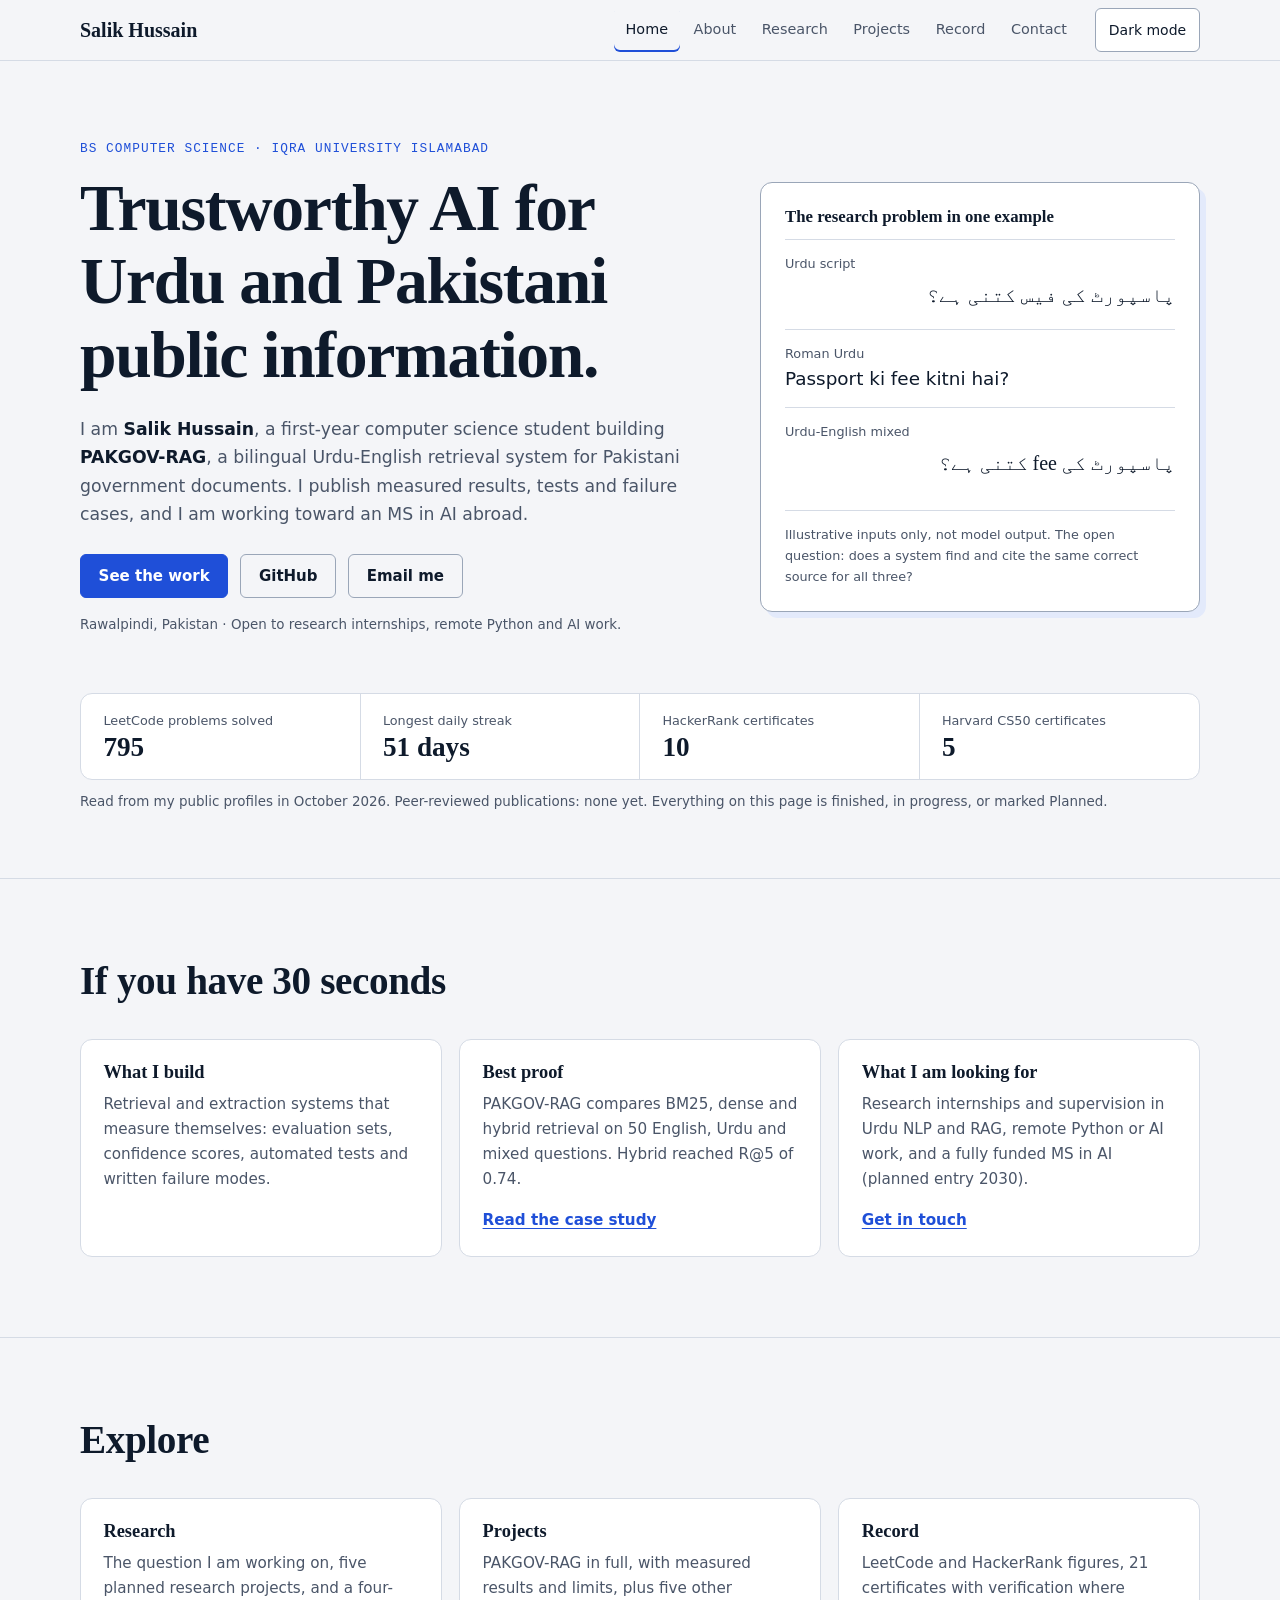
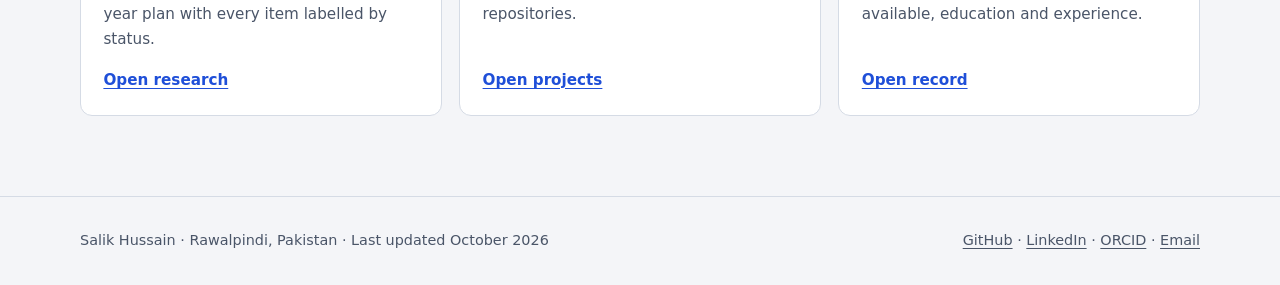
<file: index.html>
<!DOCTYPE html>
<html lang="en"><head><meta charset="utf-8"><meta name="viewport" content="width=device-width, initial-scale=1, viewport-fit=cover">
<meta http-equiv="Content-Security-Policy" content="default-src 'none'; script-src 'self'; style-src 'self' 'unsafe-inline' https://fonts.googleapis.com; font-src https://fonts.gstatic.com; img-src 'self' data:; connect-src 'none'; base-uri 'self'; form-action 'none'"><meta name="referrer" content="strict-origin-when-cross-origin">
<meta name="color-scheme" content="light dark"><meta name="google-site-verification" content="eWlesdTKurRL4gQyiMh5GzEnBuS0HP3QyugS0WUbDM8">
<title>Salik Hussain | Urdu NLP, RAG and AI Systems</title><meta name="description" content="Salik Hussain, BS Computer Science student at Iqra University Islamabad, building PAKGOV-RAG, a bilingual Urdu-English retrieval system for Pakistani government documents."><link rel="canonical" href="https://salikhussain71-code.github.io/">
<meta property="og:type" content="website"><meta property="og:title" content="Salik Hussain | Urdu NLP, RAG and AI Systems"><meta property="og:description" content="Salik Hussain, BS Computer Science student at Iqra University Islamabad, building PAKGOV-RAG, a bilingual Urdu-English retrieval system for Pakistani government documents."><meta property="og:url" content="https://salikhussain71-code.github.io/">
<meta property="og:image" content="https://salikhussain71-code.github.io/og-image.png"><meta name="twitter:card" content="summary_large_image"><meta name="twitter:image" content="https://salikhussain71-code.github.io/og-image.png">
<link rel="icon" href="data:image/svg+xml,%3Csvg xmlns='http://www.w3.org/2000/svg' viewBox='0 0 64 64'%3E%3Crect width='64' height='64' rx='14' fill='%231F4FD8'/%3E%3Ctext x='32' y='43' font-family='Georgia,serif' font-size='34' font-weight='700' text-anchor='middle' fill='%23fff'%3ESH%3C/text%3E%3C/svg%3E">
<script type="application/ld+json">{"@context":"https://schema.org","@type":"Person","name":"Salik Hussain","url":"https://salikhussain71-code.github.io/","image":"https://salikhussain71-code.github.io/og-image.png","jobTitle":"BS Computer Science Student","affiliation":{"@type":"CollegeOrUniversity","name":"Iqra University Islamabad"},"email":"mailto:salikhussain71@gmail.com","sameAs":["https://github.com/salikhussain71-code","https://www.linkedin.com/in/salik-hussain-7822a1388/","https://leetcode.com/u/salikhussain71/","https://www.hackerrank.com/profile/salikhussain71","https://www.kaggle.com/salikhussain","https://orcid.org/0009-0002-2163-1728","https://x.com/salikhussain71"],"knowsAbout":["Natural Language Processing","Retrieval-Augmented Generation","Urdu NLP","Python","Information Retrieval"]}</script>
<script src="assets/site.js"></script>
<link rel="preconnect" href="https://fonts.googleapis.com"><link rel="preconnect" href="https://fonts.gstatic.com" crossorigin>
<link rel="stylesheet" href="https://fonts.googleapis.com/css2?family=IBM+Plex+Sans:wght@400;500;600&family=Newsreader:opsz,wght@6..72,400;6..72,600&family=Noto+Nastaliq+Urdu&display=swap">
<link rel="stylesheet" href="assets/site.css"></head><body>
<a class="skip" href="#main">Skip to main content</a>
<header><div class="c bar"><a class="brand" href="index.html">Salik Hussain</a><nav aria-label="Primary"><ul><li><a href="index.html" aria-current="page">Home</a></li><li><a href="about.html">About</a></li><li><a href="research.html">Research</a></li><li><a href="projects.html">Projects</a></li><li><a href="record.html">Record</a></li><li><a href="contact.html">Contact</a></li></ul></nav>
<button class="ib" id="theme" type="button" aria-pressed="false">Dark mode</button></div></header>
<main id="main"><section id="top" aria-labelledby="h1"><div class="c">
<div class="hero">
<div>
<p class="eb">BS Computer Science · Iqra University Islamabad</p>
<h1 id="h1">Trustworthy AI for Urdu and Pakistani public information.</h1>
<p class="lead">I am <b>Salik Hussain</b>, a first-year computer science student building <b>PAKGOV-RAG</b>, a bilingual Urdu-English retrieval system for Pakistani government documents. I publish measured results, tests and failure cases, and I am working toward an MS in AI abroad.</p>
<div class="row"><a class="btn" href="projects.html">See the work</a><a class="btn alt" href="https://github.com/salikhussain71-code" target="_blank" rel="noopener noreferrer">GitHub</a><a class="btn alt" href="mailto:salikhussain71@gmail.com">Email me</a></div>
<p class="note" style="margin-top:1rem">Rawalpindi, Pakistan · Open to research internships, remote Python and AI work.</p>
</div>
<figure class="forms" aria-labelledby="fc"><figcaption id="fc">The research problem in one example</figcaption>
<dl>
<div><dt>Urdu script</dt><dd class="u" lang="ur" dir="rtl">پاسپورٹ کی فیس کتنی ہے؟</dd></div>
<div><dt>Roman Urdu</dt><dd lang="ur-Latn">Passport ki fee kitni hai?</dd></div>
<div><dt>Urdu-English mixed</dt><dd class="u" lang="ur" dir="rtl">پاسپورٹ کی fee کتنی ہے؟</dd></div>
</dl>
<p class="n">Illustrative inputs only, not model output. The open question: does a system find and cite the same correct source for all three?</p></figure>
</div>
<dl class="proof" aria-label="Verifiable figures">
<div><dt>LeetCode problems solved</dt><dd>795</dd></div>
<div><dt>Longest daily streak</dt><dd>51 days</dd></div>
<div><dt>HackerRank certificates</dt><dd>10</dd></div>
<div><dt>Harvard CS50 certificates</dt><dd>5</dd></div>
</dl>
<p class="note" style="margin-top:.7rem">Read from my public profiles in October 2026. Peer-reviewed publications: none yet. Everything on this page is finished, in progress, or marked Planned.</p>
</div></section><section id="snapshot" aria-labelledby="hs"><div class="c">
<div class="hd"><h2 id="hs">If you have 30 seconds</h2></div>
<div class="cards">
<article class="card"><h3>What I build</h3><p>Retrieval and extraction systems that measure themselves: evaluation sets, confidence scores, automated tests and written failure modes.</p></article>
<article class="card"><h3>Best proof</h3><p>PAKGOV-RAG compares BM25, dense and hybrid retrieval on 50 English, Urdu and mixed questions. Hybrid reached R@5 of 0.74.</p><a class="l" href="projects.html">Read the case study</a></article>
<article class="card"><h3>What I am looking for</h3><p>Research internships and supervision in Urdu NLP and RAG, remote Python or AI work, and a fully funded MS in AI (planned entry 2030).</p><a class="l" href="contact.html">Get in touch</a></article>
</div></div></section><section aria-labelledby="hx"><div class="c"><div class="hd"><h2 id="hx">Explore</h2></div><div class="cards">
<article class="card"><h3>Research</h3><p>The question I am working on, five planned research projects, and a four-year plan with every item labelled by status.</p><a class="l" href="research.html">Open research</a></article>
<article class="card"><h3>Projects</h3><p>PAKGOV-RAG in full, with measured results and limits, plus five other repositories.</p><a class="l" href="projects.html">Open projects</a></article>
<article class="card"><h3>Record</h3><p>LeetCode and HackerRank figures, 21 certificates with verification where available, education and experience.</p><a class="l" href="record.html">Open record</a></article>
</div></div></section></main>
<footer><div class="c foot"><span>Salik Hussain · Rawalpindi, Pakistan · Last updated October 2026</span>
<span><a href="https://github.com/salikhussain71-code" target="_blank" rel="noopener noreferrer">GitHub</a> · <a href="https://www.linkedin.com/in/salik-hussain-7822a1388/" target="_blank" rel="noopener noreferrer">LinkedIn</a> · <a href="https://orcid.org/0009-0002-2163-1728" target="_blank" rel="noopener noreferrer">ORCID</a> · <a href="mailto:salikhussain71@gmail.com">Email</a></span></div></footer>
</body></html>
</file>
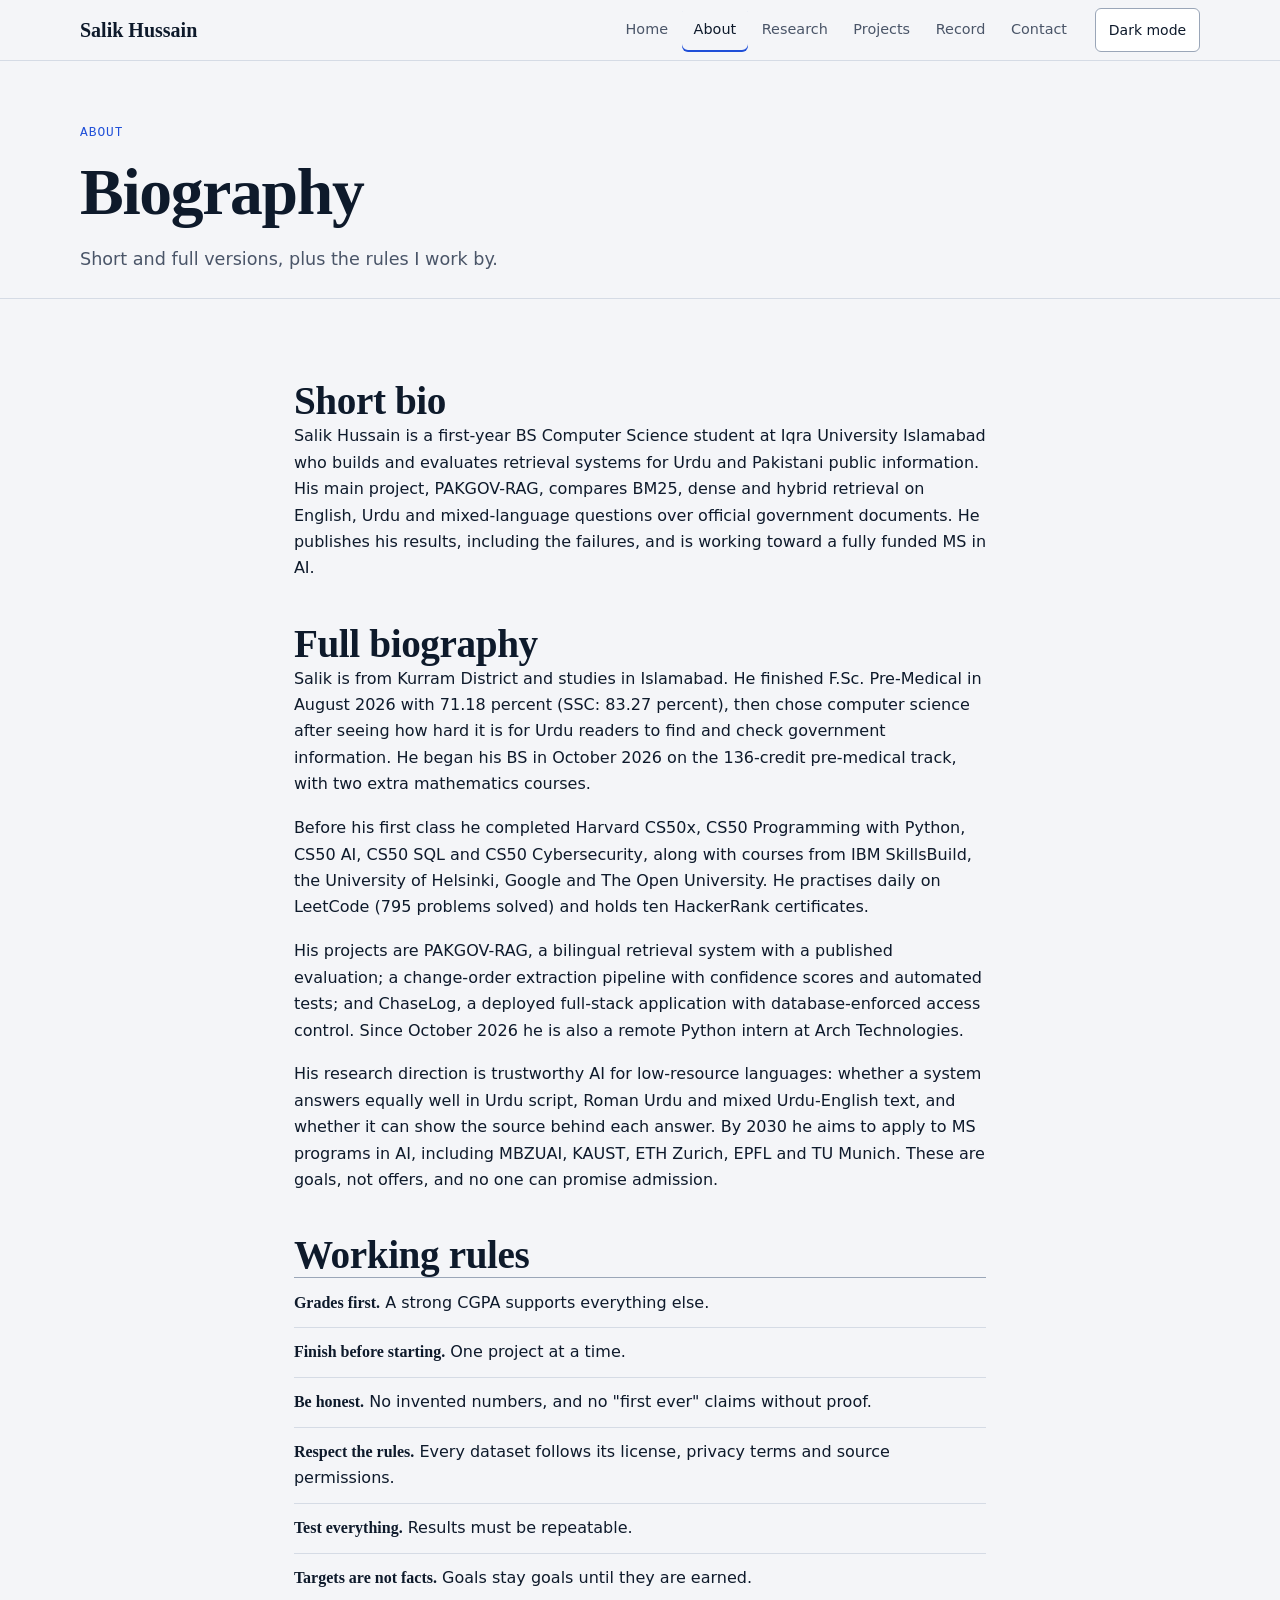
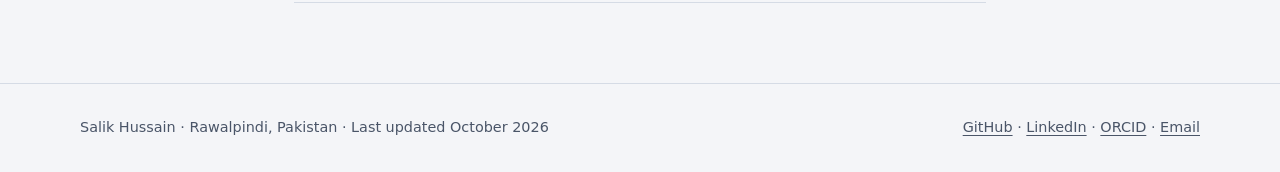
<file: about.html>
<!DOCTYPE html>
<html lang="en"><head><meta charset="utf-8"><meta name="viewport" content="width=device-width, initial-scale=1, viewport-fit=cover">
<meta http-equiv="Content-Security-Policy" content="default-src 'none'; script-src 'self'; style-src 'self' 'unsafe-inline' https://fonts.googleapis.com; font-src https://fonts.gstatic.com; img-src 'self' data:; connect-src 'none'; base-uri 'self'; form-action 'none'"><meta name="referrer" content="strict-origin-when-cross-origin">
<meta name="color-scheme" content="light dark">
<title>About | Salik Hussain</title><meta name="description" content="Biography of Salik Hussain, a computer science student working on Urdu NLP and retrieval systems."><link rel="canonical" href="https://salikhussain71-code.github.io/about.html">
<meta property="og:type" content="website"><meta property="og:title" content="About | Salik Hussain"><meta property="og:description" content="Biography of Salik Hussain, a computer science student working on Urdu NLP and retrieval systems."><meta property="og:url" content="https://salikhussain71-code.github.io/about.html">
<meta property="og:image" content="https://salikhussain71-code.github.io/og-image.png"><meta name="twitter:card" content="summary_large_image"><meta name="twitter:image" content="https://salikhussain71-code.github.io/og-image.png">
<link rel="icon" href="data:image/svg+xml,%3Csvg xmlns='http://www.w3.org/2000/svg' viewBox='0 0 64 64'%3E%3Crect width='64' height='64' rx='14' fill='%231F4FD8'/%3E%3Ctext x='32' y='43' font-family='Georgia,serif' font-size='34' font-weight='700' text-anchor='middle' fill='%23fff'%3ESH%3C/text%3E%3C/svg%3E">

<script src="assets/site.js"></script>
<link rel="preconnect" href="https://fonts.googleapis.com"><link rel="preconnect" href="https://fonts.gstatic.com" crossorigin>
<link rel="stylesheet" href="https://fonts.googleapis.com/css2?family=IBM+Plex+Sans:wght@400;500;600&family=Newsreader:opsz,wght@6..72,400;6..72,600&family=Noto+Nastaliq+Urdu&display=swap">
<link rel="stylesheet" href="assets/site.css"></head><body>
<a class="skip" href="#main">Skip to main content</a>
<header><div class="c bar"><a class="brand" href="index.html">Salik Hussain</a><nav aria-label="Primary"><ul><li><a href="index.html">Home</a></li><li><a href="about.html" aria-current="page">About</a></li><li><a href="research.html">Research</a></li><li><a href="projects.html">Projects</a></li><li><a href="record.html">Record</a></li><li><a href="contact.html">Contact</a></li></ul></nav>
<button class="ib" id="theme" type="button" aria-pressed="false">Dark mode</button></div></header>
<main id="main"><section class="pg"><div class="c"><p class="eb">About</p><h1>Biography</h1><p class="lede">Short and full versions, plus the rules I work by.</p></div></section><section><div class="c prose">
<h2>Short bio</h2>
<p>Salik Hussain is a first-year BS Computer Science student at Iqra University Islamabad who builds and evaluates retrieval systems for Urdu and Pakistani public information. His main project, PAKGOV-RAG, compares BM25, dense and hybrid retrieval on English, Urdu and mixed-language questions over official government documents. He publishes his results, including the failures, and is working toward a fully funded MS in AI.</p>
<h2 style="margin-top:2.5rem">Full biography</h2>
<p>Salik is from Kurram District and studies in Islamabad. He finished F.Sc. Pre-Medical in August 2026 with 71.18 percent (SSC: 83.27 percent), then chose computer science after seeing how hard it is for Urdu readers to find and check government information. He began his BS in October 2026 on the 136-credit pre-medical track, with two extra mathematics courses.</p>
<p>Before his first class he completed Harvard CS50x, CS50 Programming with Python, CS50 AI, CS50 SQL and CS50 Cybersecurity, along with courses from IBM SkillsBuild, the University of Helsinki, Google and The Open University. He practises daily on LeetCode (795 problems solved) and holds ten HackerRank certificates.</p>
<p>His projects are PAKGOV-RAG, a bilingual retrieval system with a published evaluation; a change-order extraction pipeline with confidence scores and automated tests; and ChaseLog, a deployed full-stack application with database-enforced access control. Since October 2026 he is also a remote Python intern at Arch Technologies.</p>
<p>His research direction is trustworthy AI for low-resource languages: whether a system answers equally well in Urdu script, Roman Urdu and mixed Urdu-English text, and whether it can show the source behind each answer. By 2030 he aims to apply to MS programs in AI, including MBZUAI, KAUST, ETH Zurich, EPFL and TU Munich. These are goals, not offers, and no one can promise admission.</p>
<h2 style="margin-top:2.5rem">Working rules</h2>
<ul class="rules">
<li><b>Grades first.</b> A strong CGPA supports everything else.</li>
<li><b>Finish before starting.</b> One project at a time.</li>
<li><b>Be honest.</b> No invented numbers, and no "first ever" claims without proof.</li>
<li><b>Respect the rules.</b> Every dataset follows its license, privacy terms and source permissions.</li>
<li><b>Test everything.</b> Results must be repeatable.</li>
<li><b>Targets are not facts.</b> Goals stay goals until they are earned.</li>
</ul></div></section></main>
<footer><div class="c foot"><span>Salik Hussain · Rawalpindi, Pakistan · Last updated October 2026</span>
<span><a href="https://github.com/salikhussain71-code" target="_blank" rel="noopener noreferrer">GitHub</a> · <a href="https://www.linkedin.com/in/salik-hussain-7822a1388/" target="_blank" rel="noopener noreferrer">LinkedIn</a> · <a href="https://orcid.org/0009-0002-2163-1728" target="_blank" rel="noopener noreferrer">ORCID</a> · <a href="mailto:salikhussain71@gmail.com">Email</a></span></div></footer>
</body></html>
</file>
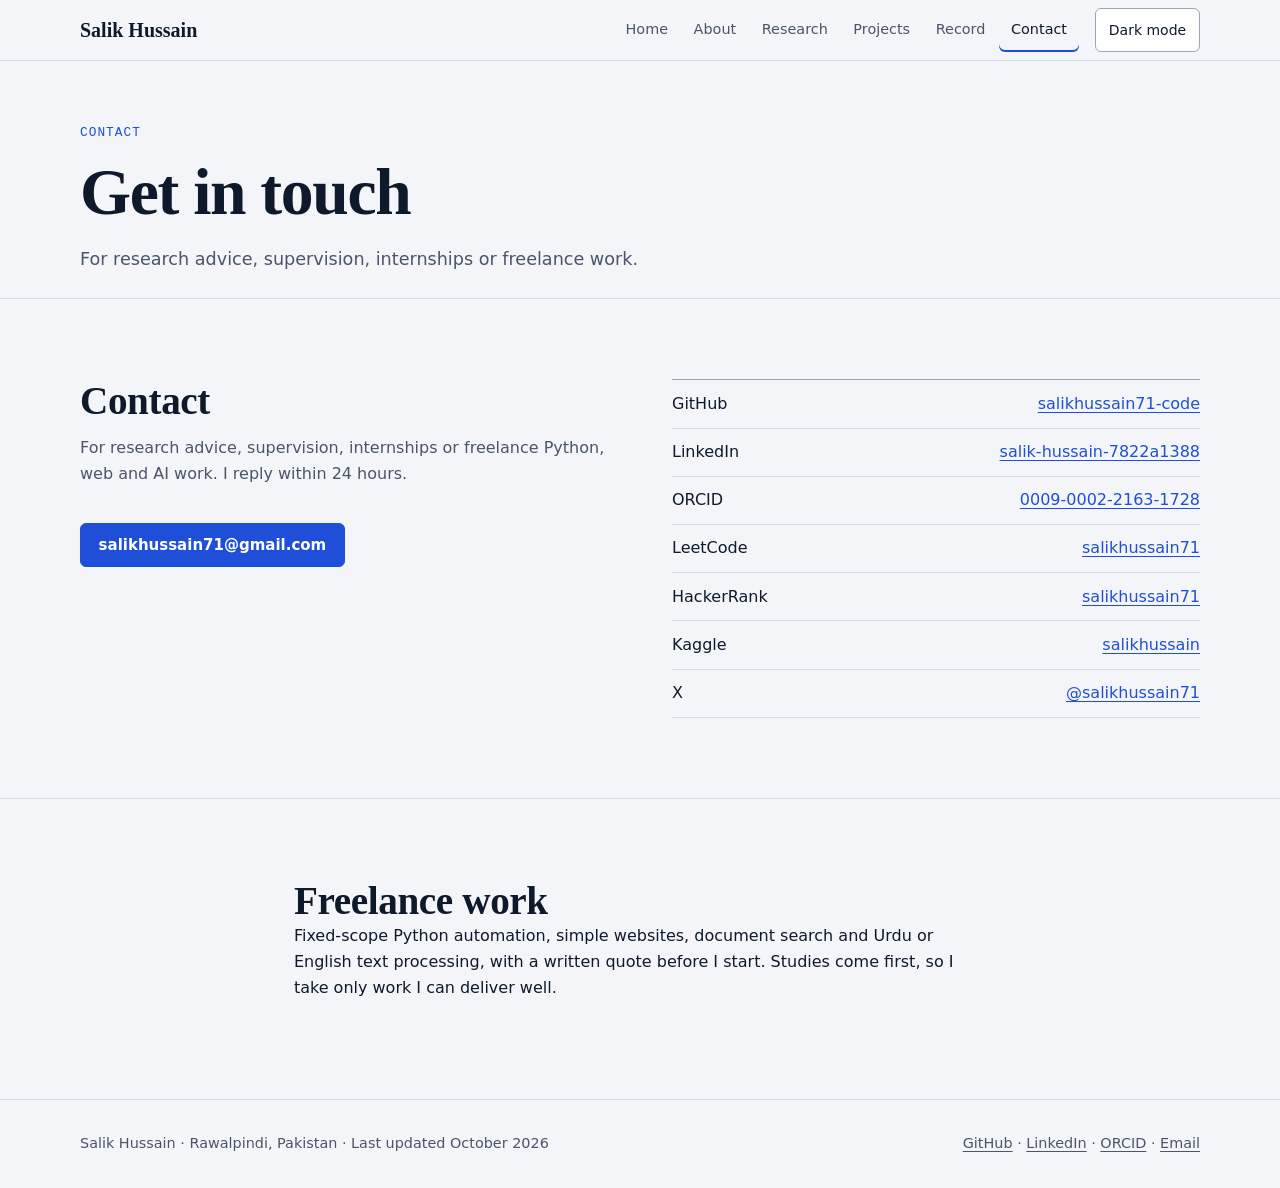
<file: contact.html>
<!DOCTYPE html>
<html lang="en"><head><meta charset="utf-8"><meta name="viewport" content="width=device-width, initial-scale=1, viewport-fit=cover">
<meta http-equiv="Content-Security-Policy" content="default-src 'none'; script-src 'self'; style-src 'self' 'unsafe-inline' https://fonts.googleapis.com; font-src https://fonts.gstatic.com; img-src 'self' data:; connect-src 'none'; base-uri 'self'; form-action 'none'"><meta name="referrer" content="strict-origin-when-cross-origin">
<meta name="color-scheme" content="light dark">
<title>Contact | Salik Hussain</title><meta name="description" content="Contact Salik Hussain for research advice, internships or freelance Python and AI work."><link rel="canonical" href="https://salikhussain71-code.github.io/contact.html">
<meta property="og:type" content="website"><meta property="og:title" content="Contact | Salik Hussain"><meta property="og:description" content="Contact Salik Hussain for research advice, internships or freelance Python and AI work."><meta property="og:url" content="https://salikhussain71-code.github.io/contact.html">
<meta property="og:image" content="https://salikhussain71-code.github.io/og-image.png"><meta name="twitter:card" content="summary_large_image"><meta name="twitter:image" content="https://salikhussain71-code.github.io/og-image.png">
<link rel="icon" href="data:image/svg+xml,%3Csvg xmlns='http://www.w3.org/2000/svg' viewBox='0 0 64 64'%3E%3Crect width='64' height='64' rx='14' fill='%231F4FD8'/%3E%3Ctext x='32' y='43' font-family='Georgia,serif' font-size='34' font-weight='700' text-anchor='middle' fill='%23fff'%3ESH%3C/text%3E%3C/svg%3E">

<script src="assets/site.js"></script>
<link rel="preconnect" href="https://fonts.googleapis.com"><link rel="preconnect" href="https://fonts.gstatic.com" crossorigin>
<link rel="stylesheet" href="https://fonts.googleapis.com/css2?family=IBM+Plex+Sans:wght@400;500;600&family=Newsreader:opsz,wght@6..72,400;6..72,600&family=Noto+Nastaliq+Urdu&display=swap">
<link rel="stylesheet" href="assets/site.css"></head><body>
<a class="skip" href="#main">Skip to main content</a>
<header><div class="c bar"><a class="brand" href="index.html">Salik Hussain</a><nav aria-label="Primary"><ul><li><a href="index.html">Home</a></li><li><a href="about.html">About</a></li><li><a href="research.html">Research</a></li><li><a href="projects.html">Projects</a></li><li><a href="record.html">Record</a></li><li><a href="contact.html" aria-current="page">Contact</a></li></ul></nav>
<button class="ib" id="theme" type="button" aria-pressed="false">Dark mode</button></div></header>
<main id="main"><section class="pg"><div class="c"><p class="eb">Contact</p><h1>Get in touch</h1><p class="lede">For research advice, supervision, internships or freelance work.</p></div></section><section id="contact" aria-labelledby="hm"><div class="c two s">
<div><div class="hd"><h2 id="hm">Contact</h2><p>For research advice, supervision, internships or freelance Python, web and AI work. I reply within 24 hours.</p></div>
<div class="row"><a class="btn" href="mailto:salikhussain71@gmail.com">salikhussain71@gmail.com</a></div></div>
<ul class="lk" aria-label="Profiles">
<li><span>GitHub</span><a href="https://github.com/salikhussain71-code" target="_blank" rel="noopener noreferrer">salikhussain71-code</a></li>
<li><span>LinkedIn</span><a href="https://www.linkedin.com/in/salik-hussain-7822a1388/" target="_blank" rel="noopener noreferrer">salik-hussain-7822a1388</a></li>
<li><span>ORCID</span><a href="https://orcid.org/0009-0002-2163-1728" target="_blank" rel="noopener noreferrer">0009-0002-2163-1728</a></li>
<li><span>LeetCode</span><a href="https://leetcode.com/u/salikhussain71/" target="_blank" rel="noopener noreferrer">salikhussain71</a></li>
<li><span>HackerRank</span><a href="https://www.hackerrank.com/profile/salikhussain71" target="_blank" rel="noopener noreferrer">salikhussain71</a></li>
<li><span>Kaggle</span><a href="https://www.kaggle.com/salikhussain" target="_blank" rel="noopener noreferrer">salikhussain</a></li>
<li><span>X</span><a href="https://x.com/salikhussain71" target="_blank" rel="noopener noreferrer">@salikhussain71</a></li>
</ul>
</div></section><section aria-labelledby="hf"><div class="c prose"><h2 id="hf">Freelance work</h2><p>Fixed-scope Python automation, simple websites, document search and Urdu or English text processing, with a written quote before I start. Studies come first, so I take only work I can deliver well.</p></div></section></main>
<footer><div class="c foot"><span>Salik Hussain · Rawalpindi, Pakistan · Last updated October 2026</span>
<span><a href="https://github.com/salikhussain71-code" target="_blank" rel="noopener noreferrer">GitHub</a> · <a href="https://www.linkedin.com/in/salik-hussain-7822a1388/" target="_blank" rel="noopener noreferrer">LinkedIn</a> · <a href="https://orcid.org/0009-0002-2163-1728" target="_blank" rel="noopener noreferrer">ORCID</a> · <a href="mailto:salikhussain71@gmail.com">Email</a></span></div></footer>
</body></html>
</file>
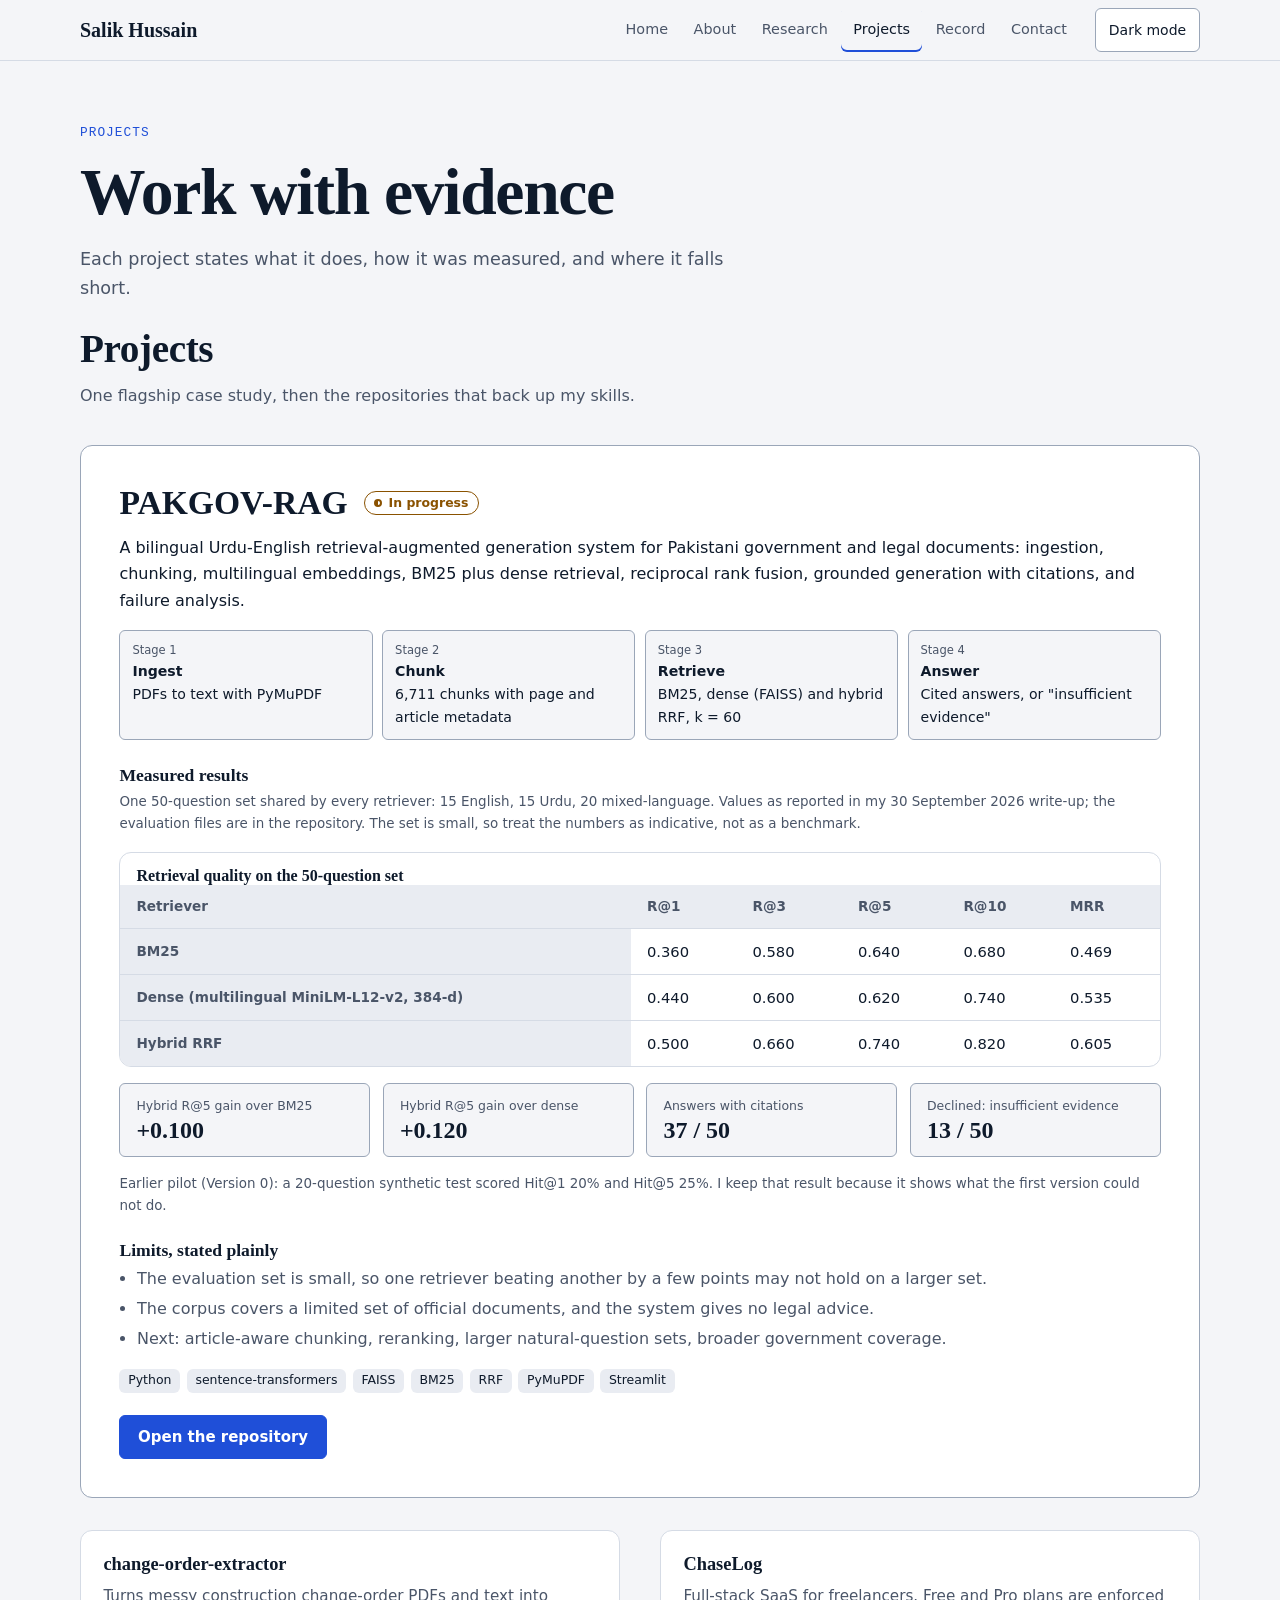
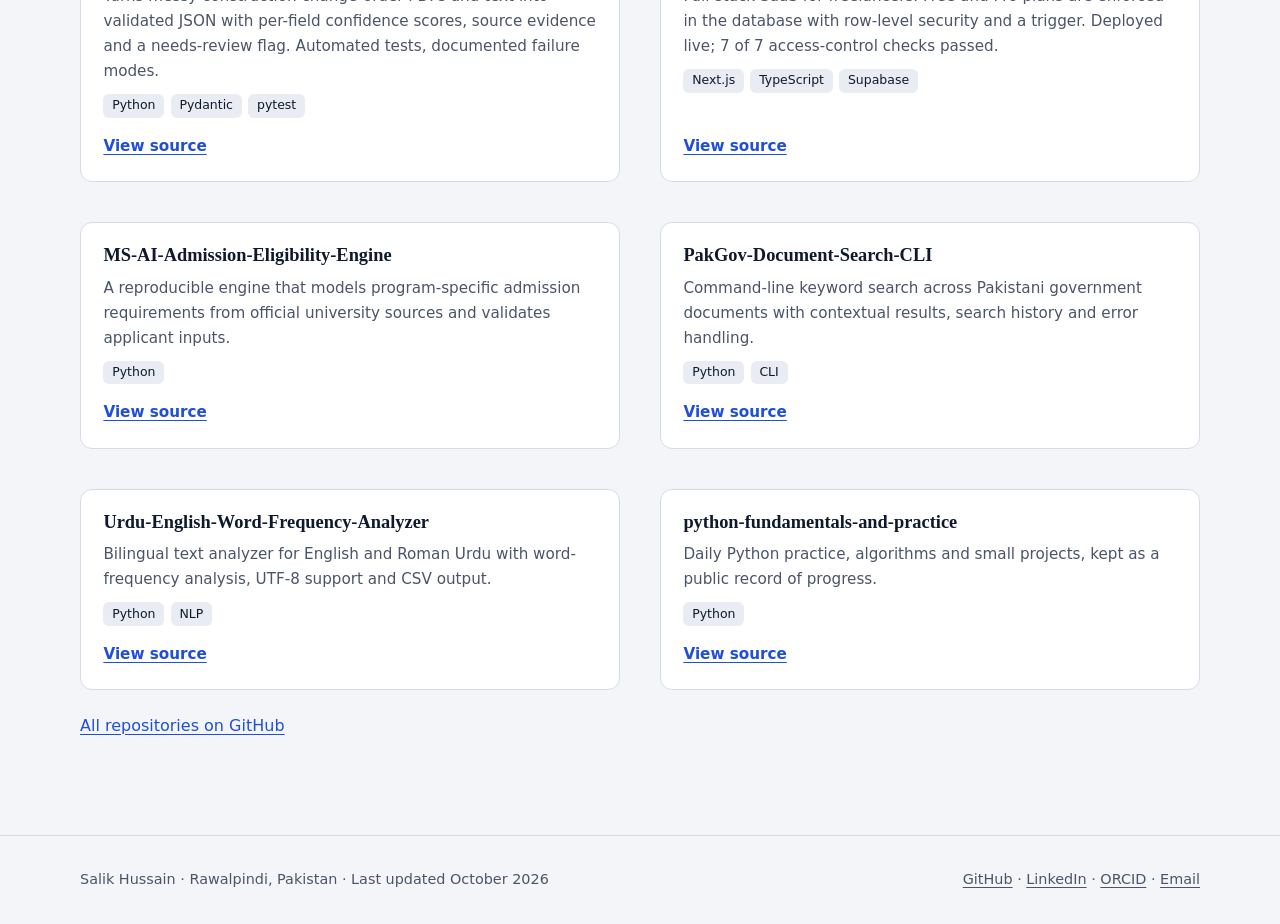
<file: projects.html>
<!DOCTYPE html>
<html lang="en"><head><meta charset="utf-8"><meta name="viewport" content="width=device-width, initial-scale=1, viewport-fit=cover">
<meta http-equiv="Content-Security-Policy" content="default-src 'none'; script-src 'self'; style-src 'self' 'unsafe-inline' https://fonts.googleapis.com; font-src https://fonts.gstatic.com; img-src 'self' data:; connect-src 'none'; base-uri 'self'; form-action 'none'"><meta name="referrer" content="strict-origin-when-cross-origin">
<meta name="color-scheme" content="light dark">
<title>Projects | Salik Hussain</title><meta name="description" content="PAKGOV-RAG case study with measured results and limits, plus change-order-extractor, ChaseLog and other repositories."><link rel="canonical" href="https://salikhussain71-code.github.io/projects.html">
<meta property="og:type" content="website"><meta property="og:title" content="Projects | Salik Hussain"><meta property="og:description" content="PAKGOV-RAG case study with measured results and limits, plus change-order-extractor, ChaseLog and other repositories."><meta property="og:url" content="https://salikhussain71-code.github.io/projects.html">
<meta property="og:image" content="https://salikhussain71-code.github.io/og-image.png"><meta name="twitter:card" content="summary_large_image"><meta name="twitter:image" content="https://salikhussain71-code.github.io/og-image.png">
<link rel="icon" href="data:image/svg+xml,%3Csvg xmlns='http://www.w3.org/2000/svg' viewBox='0 0 64 64'%3E%3Crect width='64' height='64' rx='14' fill='%231F4FD8'/%3E%3Ctext x='32' y='43' font-family='Georgia,serif' font-size='34' font-weight='700' text-anchor='middle' fill='%23fff'%3ESH%3C/text%3E%3C/svg%3E">

<script src="assets/site.js"></script>
<link rel="preconnect" href="https://fonts.googleapis.com"><link rel="preconnect" href="https://fonts.gstatic.com" crossorigin>
<link rel="stylesheet" href="https://fonts.googleapis.com/css2?family=IBM+Plex+Sans:wght@400;500;600&family=Newsreader:opsz,wght@6..72,400;6..72,600&family=Noto+Nastaliq+Urdu&display=swap">
<link rel="stylesheet" href="assets/site.css"></head><body>
<a class="skip" href="#main">Skip to main content</a>
<header><div class="c bar"><a class="brand" href="index.html">Salik Hussain</a><nav aria-label="Primary"><ul><li><a href="index.html">Home</a></li><li><a href="about.html">About</a></li><li><a href="research.html">Research</a></li><li><a href="projects.html" aria-current="page">Projects</a></li><li><a href="record.html">Record</a></li><li><a href="contact.html">Contact</a></li></ul></nav>
<button class="ib" id="theme" type="button" aria-pressed="false">Dark mode</button></div></header>
<main id="main"><section class="pg"><div class="c"><p class="eb">Projects</p><h1>Work with evidence</h1><p class="lede">Each project states what it does, how it was measured, and where it falls short.</p></div></section><section id="projects" style="border-top:0;padding-top:0" aria-labelledby="hp"><div class="c">
<div class="hd"><h2 id="hp">Projects</h2><p>One flagship case study, then the repositories that back up my skills.</p></div>

<article class="case" aria-labelledby="hk">
<div class="top"><h3 id="hk">PAKGOV-RAG</h3><span class="tag wip">In progress</span></div>
<p>A bilingual Urdu-English retrieval-augmented generation system for Pakistani government and legal documents: ingestion, chunking, multilingual embeddings, BM25 plus dense retrieval, reciprocal rank fusion, grounded generation with citations, and failure analysis.</p>
<ol class="pipe">
<li><b>Ingest</b>PDFs to text with PyMuPDF</li>
<li><b>Chunk</b>6,711 chunks with page and article metadata</li>
<li><b>Retrieve</b>BM25, dense (FAISS) and hybrid RRF, k = 60</li>
<li><b>Answer</b>Cited answers, or "insufficient evidence"</li>
</ol>
<h4 style="font:600 1.1rem var(--serif);margin:1.6rem 0 .3rem">Measured results</h4>
<p class="note">One 50-question set shared by every retriever: 15 English, 15 Urdu, 20 mixed-language. Values as reported in my 30 September 2026 write-up; the evaluation files are in the repository. The set is small, so treat the numbers as indicative, not as a benchmark.</p>
<div class="sc" role="region" aria-label="Retriever comparison table" tabindex="0"><table>
<caption>Retrieval quality on the 50-question set</caption>
<thead><tr><th scope="col">Retriever</th><th scope="col">R@1</th><th scope="col">R@3</th><th scope="col">R@5</th><th scope="col">R@10</th><th scope="col">MRR</th></tr></thead>
<tbody>
<tr><th scope="row">BM25</th><td>0.360</td><td>0.580</td><td>0.640</td><td>0.680</td><td>0.469</td></tr>
<tr><th scope="row">Dense (multilingual MiniLM-L12-v2, 384-d)</th><td>0.440</td><td>0.600</td><td>0.620</td><td>0.740</td><td>0.535</td></tr>
<tr><th scope="row">Hybrid RRF</th><td>0.500</td><td>0.660</td><td>0.740</td><td>0.820</td><td>0.605</td></tr>
</tbody></table></div>
<dl class="met">
<div><dt>Hybrid R@5 gain over BM25</dt><dd>+0.100</dd></div>
<div><dt>Hybrid R@5 gain over dense</dt><dd>+0.120</dd></div>
<div><dt>Answers with citations</dt><dd>37 / 50</dd></div>
<div><dt>Declined: insufficient evidence</dt><dd>13 / 50</dd></div>
</dl>
<p class="note">Earlier pilot (Version 0): a 20-question synthetic test scored Hit@1 20% and Hit@5 25%. I keep that result because it shows what the first version could not do.</p>
<h4 style="font:600 1.1rem var(--serif);margin:1.4rem 0 0">Limits, stated plainly</h4>
<ul class="bl"><li>The evaluation set is small, so one retriever beating another by a few points may not hold on a larger set.</li><li>The corpus covers a limited set of official documents, and the system gives no legal advice.</li><li>Next: article-aware chunking, reranking, larger natural-question sets, broader government coverage.</li></ul>
<ul class="chips" style="margin-top:1rem"><li>Python</li><li>sentence-transformers</li><li>FAISS</li><li>BM25</li><li>RRF</li><li>PyMuPDF</li><li>Streamlit</li></ul>
<div class="row" style="margin-top:1.4rem"><a class="btn" href="https://github.com/salikhussain71-code/PAKGOV-RAG-project" target="_blank" rel="noopener noreferrer">Open the repository</a></div>
</article>

<div class="cards two">
<article class="card"><h3>change-order-extractor</h3><p>Turns messy construction change-order PDFs and text into validated JSON with per-field confidence scores, source evidence and a needs-review flag. Automated tests, documented failure modes.</p><ul class="chips"><li>Python</li><li>Pydantic</li><li>pytest</li></ul><a class="l" href="https://github.com/salikhussain71-code/change-order-extractor" target="_blank" rel="noopener noreferrer">View source</a></article>
<article class="card"><h3>ChaseLog</h3><p>Full-stack SaaS for freelancers. Free and Pro plans are enforced in the database with row-level security and a trigger. Deployed live; 7 of 7 access-control checks passed.</p><ul class="chips"><li>Next.js</li><li>TypeScript</li><li>Supabase</li></ul><a class="l" href="https://github.com/salikhussain71-code/teacherdesks-moondev-challenge" target="_blank" rel="noopener noreferrer">View source</a></article>
<article class="card"><h3>MS-AI-Admission-Eligibility-Engine</h3><p>A reproducible engine that models program-specific admission requirements from official university sources and validates applicant inputs.</p><ul class="chips"><li>Python</li></ul><a class="l" href="https://github.com/salikhussain71-code/MS-AI-Admission-Eligibility-Engine" target="_blank" rel="noopener noreferrer">View source</a></article>
<article class="card"><h3>PakGov-Document-Search-CLI</h3><p>Command-line keyword search across Pakistani government documents with contextual results, search history and error handling.</p><ul class="chips"><li>Python</li><li>CLI</li></ul><a class="l" href="https://github.com/salikhussain71-code/PakGov-Document-Search-CLI" target="_blank" rel="noopener noreferrer">View source</a></article>
<article class="card"><h3>Urdu-English-Word-Frequency-Analyzer</h3><p>Bilingual text analyzer for English and Roman Urdu with word-frequency analysis, UTF-8 support and CSV output.</p><ul class="chips"><li>Python</li><li>NLP</li></ul><a class="l" href="https://github.com/salikhussain71-code/Urdu-English-Word-Frequency-Analyzer" target="_blank" rel="noopener noreferrer">View source</a></article>
<article class="card"><h3>python-fundamentals-and-practice</h3><p>Daily Python practice, algorithms and small projects, kept as a public record of progress.</p><ul class="chips"><li>Python</li></ul><a class="l" href="https://github.com/salikhussain71-code/python-fundamentals-and-practice" target="_blank" rel="noopener noreferrer">View source</a></article>
</div>
<p style="margin-top:1.4rem"><a href="https://github.com/salikhussain71-code?tab=repositories" target="_blank" rel="noopener noreferrer">All repositories on GitHub</a></p>
</div></section></main>
<footer><div class="c foot"><span>Salik Hussain · Rawalpindi, Pakistan · Last updated October 2026</span>
<span><a href="https://github.com/salikhussain71-code" target="_blank" rel="noopener noreferrer">GitHub</a> · <a href="https://www.linkedin.com/in/salik-hussain-7822a1388/" target="_blank" rel="noopener noreferrer">LinkedIn</a> · <a href="https://orcid.org/0009-0002-2163-1728" target="_blank" rel="noopener noreferrer">ORCID</a> · <a href="mailto:salikhussain71@gmail.com">Email</a></span></div></footer>
</body></html>
</file>
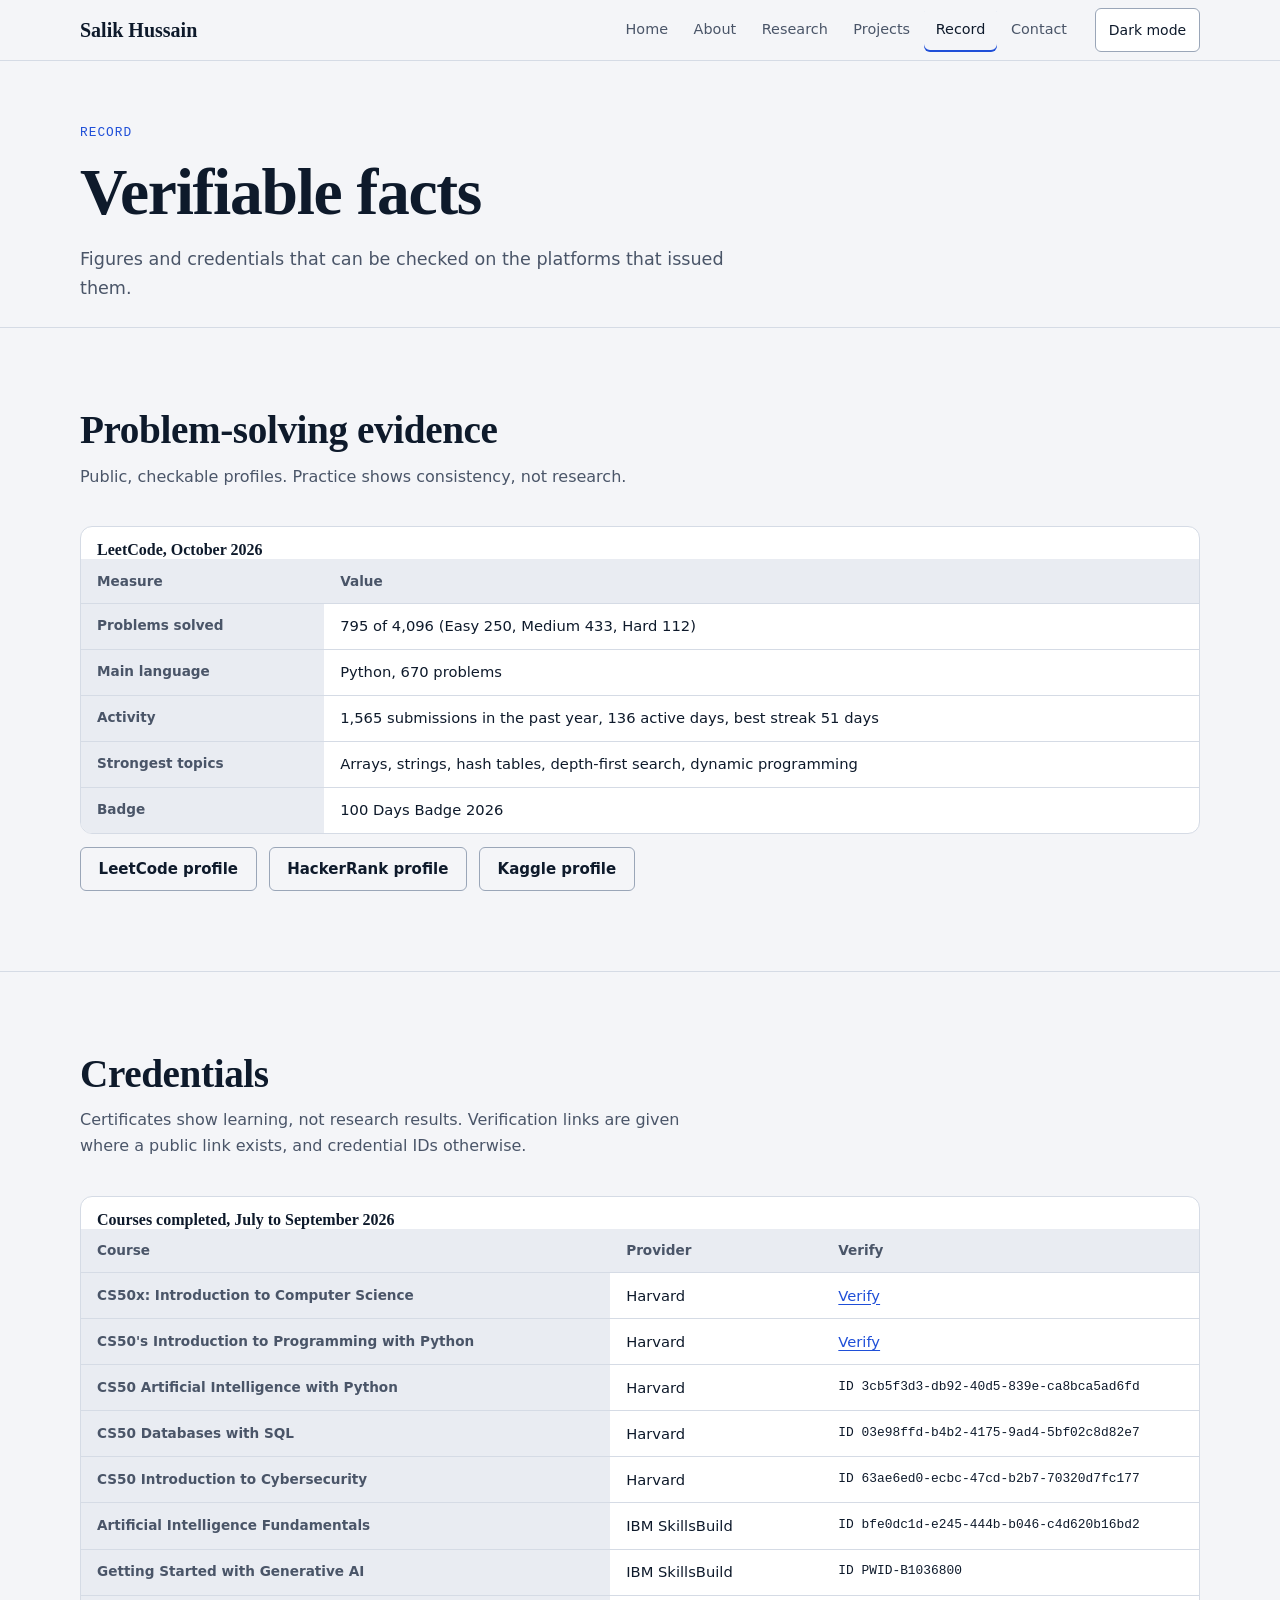
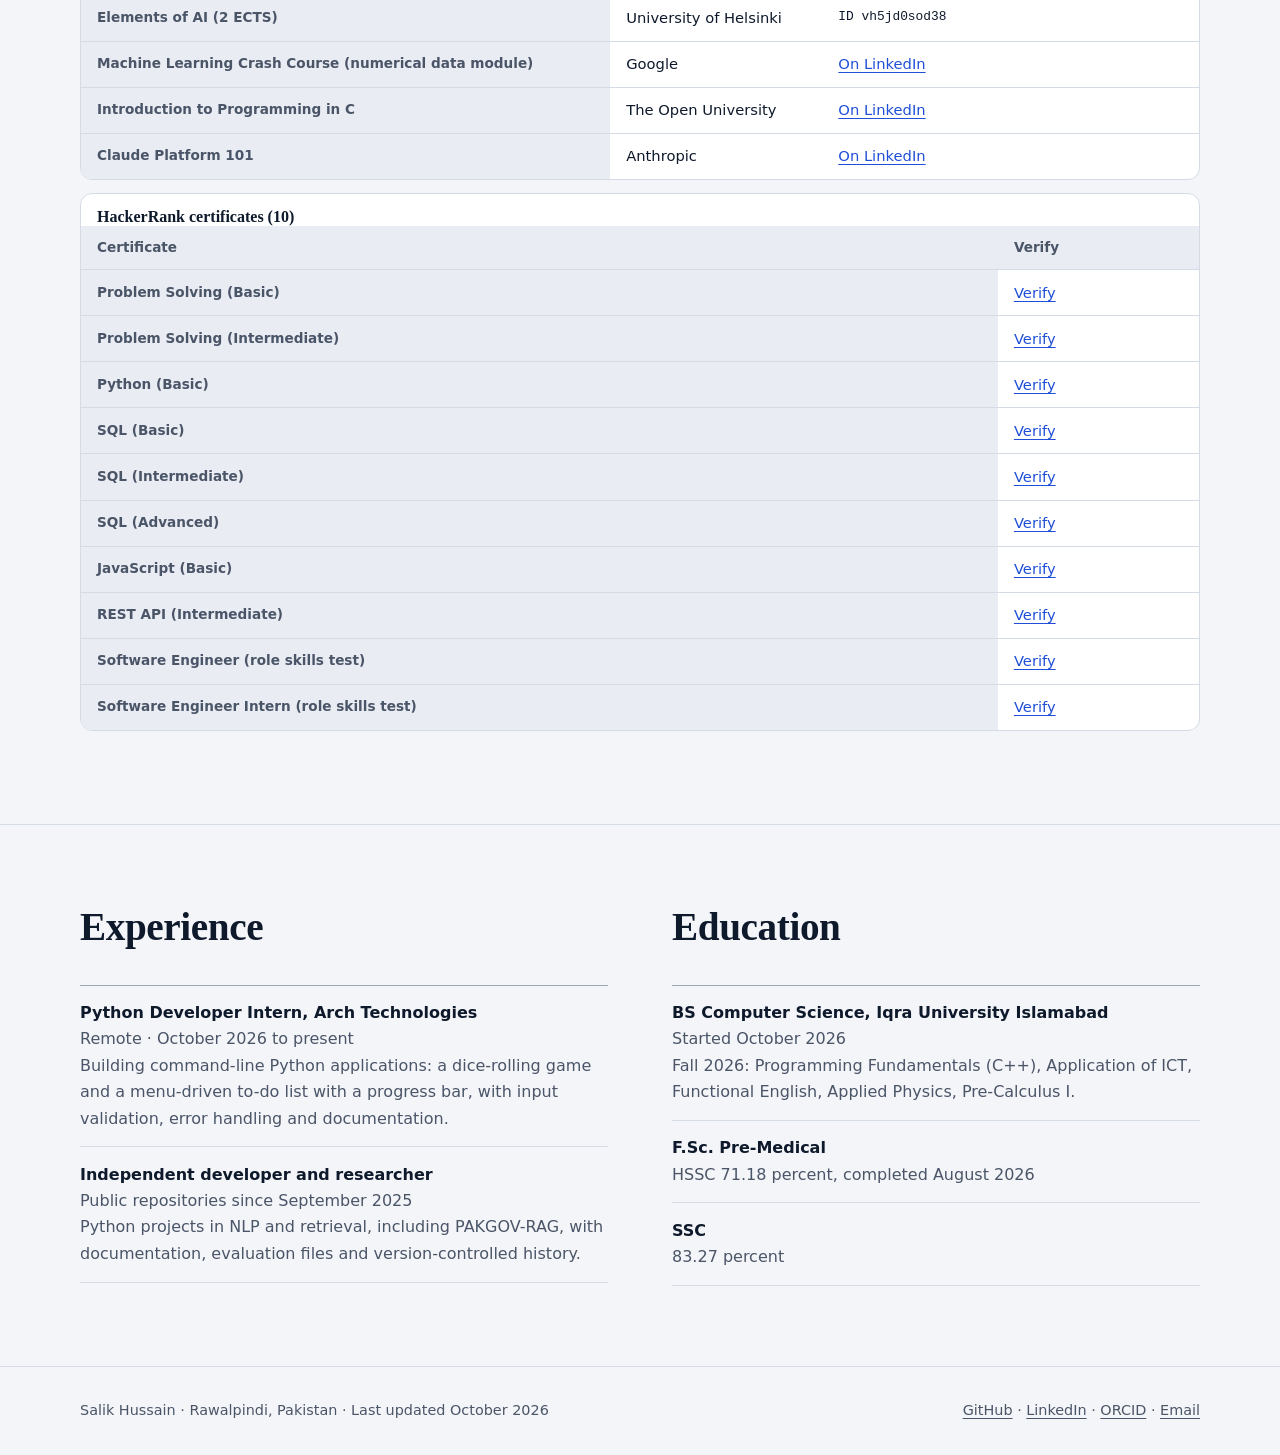
<file: record.html>
<!DOCTYPE html>
<html lang="en"><head><meta charset="utf-8"><meta name="viewport" content="width=device-width, initial-scale=1, viewport-fit=cover">
<meta http-equiv="Content-Security-Policy" content="default-src 'none'; script-src 'self'; style-src 'self' 'unsafe-inline' https://fonts.googleapis.com; font-src https://fonts.gstatic.com; img-src 'self' data:; connect-src 'none'; base-uri 'self'; form-action 'none'"><meta name="referrer" content="strict-origin-when-cross-origin">
<meta name="color-scheme" content="light dark">
<title>Record | Salik Hussain</title><meta name="description" content="Problem-solving statistics, certificates with verification, experience and education of Salik Hussain."><link rel="canonical" href="https://salikhussain71-code.github.io/record.html">
<meta property="og:type" content="website"><meta property="og:title" content="Record | Salik Hussain"><meta property="og:description" content="Problem-solving statistics, certificates with verification, experience and education of Salik Hussain."><meta property="og:url" content="https://salikhussain71-code.github.io/record.html">
<meta property="og:image" content="https://salikhussain71-code.github.io/og-image.png"><meta name="twitter:card" content="summary_large_image"><meta name="twitter:image" content="https://salikhussain71-code.github.io/og-image.png">
<link rel="icon" href="data:image/svg+xml,%3Csvg xmlns='http://www.w3.org/2000/svg' viewBox='0 0 64 64'%3E%3Crect width='64' height='64' rx='14' fill='%231F4FD8'/%3E%3Ctext x='32' y='43' font-family='Georgia,serif' font-size='34' font-weight='700' text-anchor='middle' fill='%23fff'%3ESH%3C/text%3E%3C/svg%3E">

<script src="assets/site.js"></script>
<link rel="preconnect" href="https://fonts.googleapis.com"><link rel="preconnect" href="https://fonts.gstatic.com" crossorigin>
<link rel="stylesheet" href="https://fonts.googleapis.com/css2?family=IBM+Plex+Sans:wght@400;500;600&family=Newsreader:opsz,wght@6..72,400;6..72,600&family=Noto+Nastaliq+Urdu&display=swap">
<link rel="stylesheet" href="assets/site.css"></head><body>
<a class="skip" href="#main">Skip to main content</a>
<header><div class="c bar"><a class="brand" href="index.html">Salik Hussain</a><nav aria-label="Primary"><ul><li><a href="index.html">Home</a></li><li><a href="about.html">About</a></li><li><a href="research.html">Research</a></li><li><a href="projects.html">Projects</a></li><li><a href="record.html" aria-current="page">Record</a></li><li><a href="contact.html">Contact</a></li></ul></nav>
<button class="ib" id="theme" type="button" aria-pressed="false">Dark mode</button></div></header>
<main id="main"><section class="pg"><div class="c"><p class="eb">Record</p><h1>Verifiable facts</h1><p class="lede">Figures and credentials that can be checked on the platforms that issued them.</p></div></section><section id="evidence" aria-labelledby="he"><div class="c">
<div class="hd"><h2 id="he">Problem-solving evidence</h2><p>Public, checkable profiles. Practice shows consistency, not research.</p></div>
<div class="sc" role="region" aria-label="LeetCode statistics" tabindex="0"><table>
<caption>LeetCode, October 2026</caption>
<thead><tr><th scope="col">Measure</th><th scope="col">Value</th></tr></thead>
<tbody>
<tr><th scope="row">Problems solved</th><td>795 of 4,096 (Easy 250, Medium 433, Hard 112)</td></tr>
<tr><th scope="row">Main language</th><td>Python, 670 problems</td></tr>
<tr><th scope="row">Activity</th><td>1,565 submissions in the past year, 136 active days, best streak 51 days</td></tr>
<tr><th scope="row">Strongest topics</th><td>Arrays, strings, hash tables, depth-first search, dynamic programming</td></tr>
<tr><th scope="row">Badge</th><td>100 Days Badge 2026</td></tr>
</tbody></table></div>
<div class="row"><a class="btn alt" href="https://leetcode.com/u/salikhussain71/" target="_blank" rel="noopener noreferrer">LeetCode profile</a><a class="btn alt" href="https://www.hackerrank.com/profile/salikhussain71" target="_blank" rel="noopener noreferrer">HackerRank profile</a><a class="btn alt" href="https://www.kaggle.com/salikhussain" target="_blank" rel="noopener noreferrer">Kaggle profile</a></div>
</div></section><section id="credentials" aria-labelledby="hc"><div class="c">
<div class="hd"><h2 id="hc">Credentials</h2><p>Certificates show learning, not research results. Verification links are given where a public link exists, and credential IDs otherwise.</p></div>
<div class="sc" role="region" aria-label="Course certificates" tabindex="0"><table>
<caption>Courses completed, July to September 2026</caption>
<thead><tr><th scope="col">Course</th><th scope="col">Provider</th><th scope="col">Verify</th></tr></thead>
<tbody>
<tr><th scope="row">CS50x: Introduction to Computer Science</th><td>Harvard</td><td><a href="https://cs50.harvard.edu/certificates/97ecbed9-2822-46c7-9c50-22473eb35b72" target="_blank" rel="noopener noreferrer">Verify</a></td></tr>
<tr><th scope="row">CS50's Introduction to Programming with Python</th><td>Harvard</td><td><a href="https://cs50.harvard.edu/certificates/ec4d3f24-6d4b-4cba-bc09-7cfae8bf778a" target="_blank" rel="noopener noreferrer">Verify</a></td></tr>
<tr><th scope="row">CS50 Artificial Intelligence with Python</th><td>Harvard</td><td class="mono">ID 3cb5f3d3-db92-40d5-839e-ca8bca5ad6fd</td></tr>
<tr><th scope="row">CS50 Databases with SQL</th><td>Harvard</td><td class="mono">ID 03e98ffd-b4b2-4175-9ad4-5bf02c8d82e7</td></tr>
<tr><th scope="row">CS50 Introduction to Cybersecurity</th><td>Harvard</td><td class="mono">ID 63ae6ed0-ecbc-47cd-b2b7-70320d7fc177</td></tr>
<tr><th scope="row">Artificial Intelligence Fundamentals</th><td>IBM SkillsBuild</td><td class="mono">ID bfe0dc1d-e245-444b-b046-c4d620b16bd2</td></tr>
<tr><th scope="row">Getting Started with Generative AI</th><td>IBM SkillsBuild</td><td class="mono">ID PWID-B1036800</td></tr>
<tr><th scope="row">Elements of AI (2 ECTS)</th><td>University of Helsinki</td><td class="mono">ID vh5jd0sod38</td></tr>
<tr><th scope="row">Machine Learning Crash Course (numerical data module)</th><td>Google</td><td><a href="https://www.linkedin.com/in/salik-hussain-7822a1388/" target="_blank" rel="noopener noreferrer">On LinkedIn</a></td></tr>
<tr><th scope="row">Introduction to Programming in C</th><td>The Open University</td><td><a href="https://www.linkedin.com/in/salik-hussain-7822a1388/" target="_blank" rel="noopener noreferrer">On LinkedIn</a></td></tr>
<tr><th scope="row">Claude Platform 101</th><td>Anthropic</td><td><a href="https://www.linkedin.com/in/salik-hussain-7822a1388/" target="_blank" rel="noopener noreferrer">On LinkedIn</a></td></tr>
</tbody></table></div>
<div class="sc" role="region" aria-label="HackerRank certificates" tabindex="0"><table>
<caption>HackerRank certificates (10)</caption>
<thead><tr><th scope="col">Certificate</th><th scope="col">Verify</th></tr></thead>
<tbody>
<tr><th scope="row">Problem Solving (Basic)</th><td><a href="https://www.hackerrank.com/certificates/5b5ccf0b4211" target="_blank" rel="noopener noreferrer">Verify</a></td></tr>
<tr><th scope="row">Problem Solving (Intermediate)</th><td><a href="https://www.hackerrank.com/certificates/4cd35bd7e556" target="_blank" rel="noopener noreferrer">Verify</a></td></tr>
<tr><th scope="row">Python (Basic)</th><td><a href="https://www.hackerrank.com/certificates/ac3fe144a4cd" target="_blank" rel="noopener noreferrer">Verify</a></td></tr>
<tr><th scope="row">SQL (Basic)</th><td><a href="https://www.hackerrank.com/certificates/3cc6cdfa1e81" target="_blank" rel="noopener noreferrer">Verify</a></td></tr>
<tr><th scope="row">SQL (Intermediate)</th><td><a href="https://www.hackerrank.com/certificates/eceac0ebd444" target="_blank" rel="noopener noreferrer">Verify</a></td></tr>
<tr><th scope="row">SQL (Advanced)</th><td><a href="https://www.hackerrank.com/certificates/c3f0e29b7368" target="_blank" rel="noopener noreferrer">Verify</a></td></tr>
<tr><th scope="row">JavaScript (Basic)</th><td><a href="https://www.hackerrank.com/certificates/cacb7f1ae804" target="_blank" rel="noopener noreferrer">Verify</a></td></tr>
<tr><th scope="row">REST API (Intermediate)</th><td><a href="https://www.hackerrank.com/certificates/16bc1e22871d" target="_blank" rel="noopener noreferrer">Verify</a></td></tr>
<tr><th scope="row">Software Engineer (role skills test)</th><td><a href="https://www.hackerrank.com/certificates/a4b2b72f8247" target="_blank" rel="noopener noreferrer">Verify</a></td></tr>
<tr><th scope="row">Software Engineer Intern (role skills test)</th><td><a href="https://www.hackerrank.com/certificates/b6f312ec36e4" target="_blank" rel="noopener noreferrer">Verify</a></td></tr>
</tbody></table></div>
</div></section><section id="experience" aria-labelledby="hx"><div class="c two s">
<div><div class="hd"><h2 id="hx">Experience</h2></div>
<ul class="ex">
<li><b>Python Developer Intern, Arch Technologies</b><span class="m">Remote · October 2026 to present</span><br><span class="m">Building command-line Python applications: a dice-rolling game and a menu-driven to-do list with a progress bar, with input validation, error handling and documentation.</span></li>
<li><b>Independent developer and researcher</b><span class="m">Public repositories since September 2025</span><br><span class="m">Python projects in NLP and retrieval, including PAKGOV-RAG, with documentation, evaluation files and version-controlled history.</span></li>
</ul></div>
<div><div class="hd"><h2>Education</h2></div>
<ul class="ex">
<li><b>BS Computer Science, Iqra University Islamabad</b><span class="m">Started October 2026</span><br><span class="m">Fall 2026: Programming Fundamentals (C++), Application of ICT, Functional English, Applied Physics, Pre-Calculus I.</span></li>
<li><b>F.Sc. Pre-Medical</b><span class="m">HSSC 71.18 percent, completed August 2026</span></li>
<li><b>SSC</b><span class="m">83.27 percent</span></li>
</ul></div>
</div></section></main>
<footer><div class="c foot"><span>Salik Hussain · Rawalpindi, Pakistan · Last updated October 2026</span>
<span><a href="https://github.com/salikhussain71-code" target="_blank" rel="noopener noreferrer">GitHub</a> · <a href="https://www.linkedin.com/in/salik-hussain-7822a1388/" target="_blank" rel="noopener noreferrer">LinkedIn</a> · <a href="https://orcid.org/0009-0002-2163-1728" target="_blank" rel="noopener noreferrer">ORCID</a> · <a href="mailto:salikhussain71@gmail.com">Email</a></span></div></footer>
</body></html>
</file>
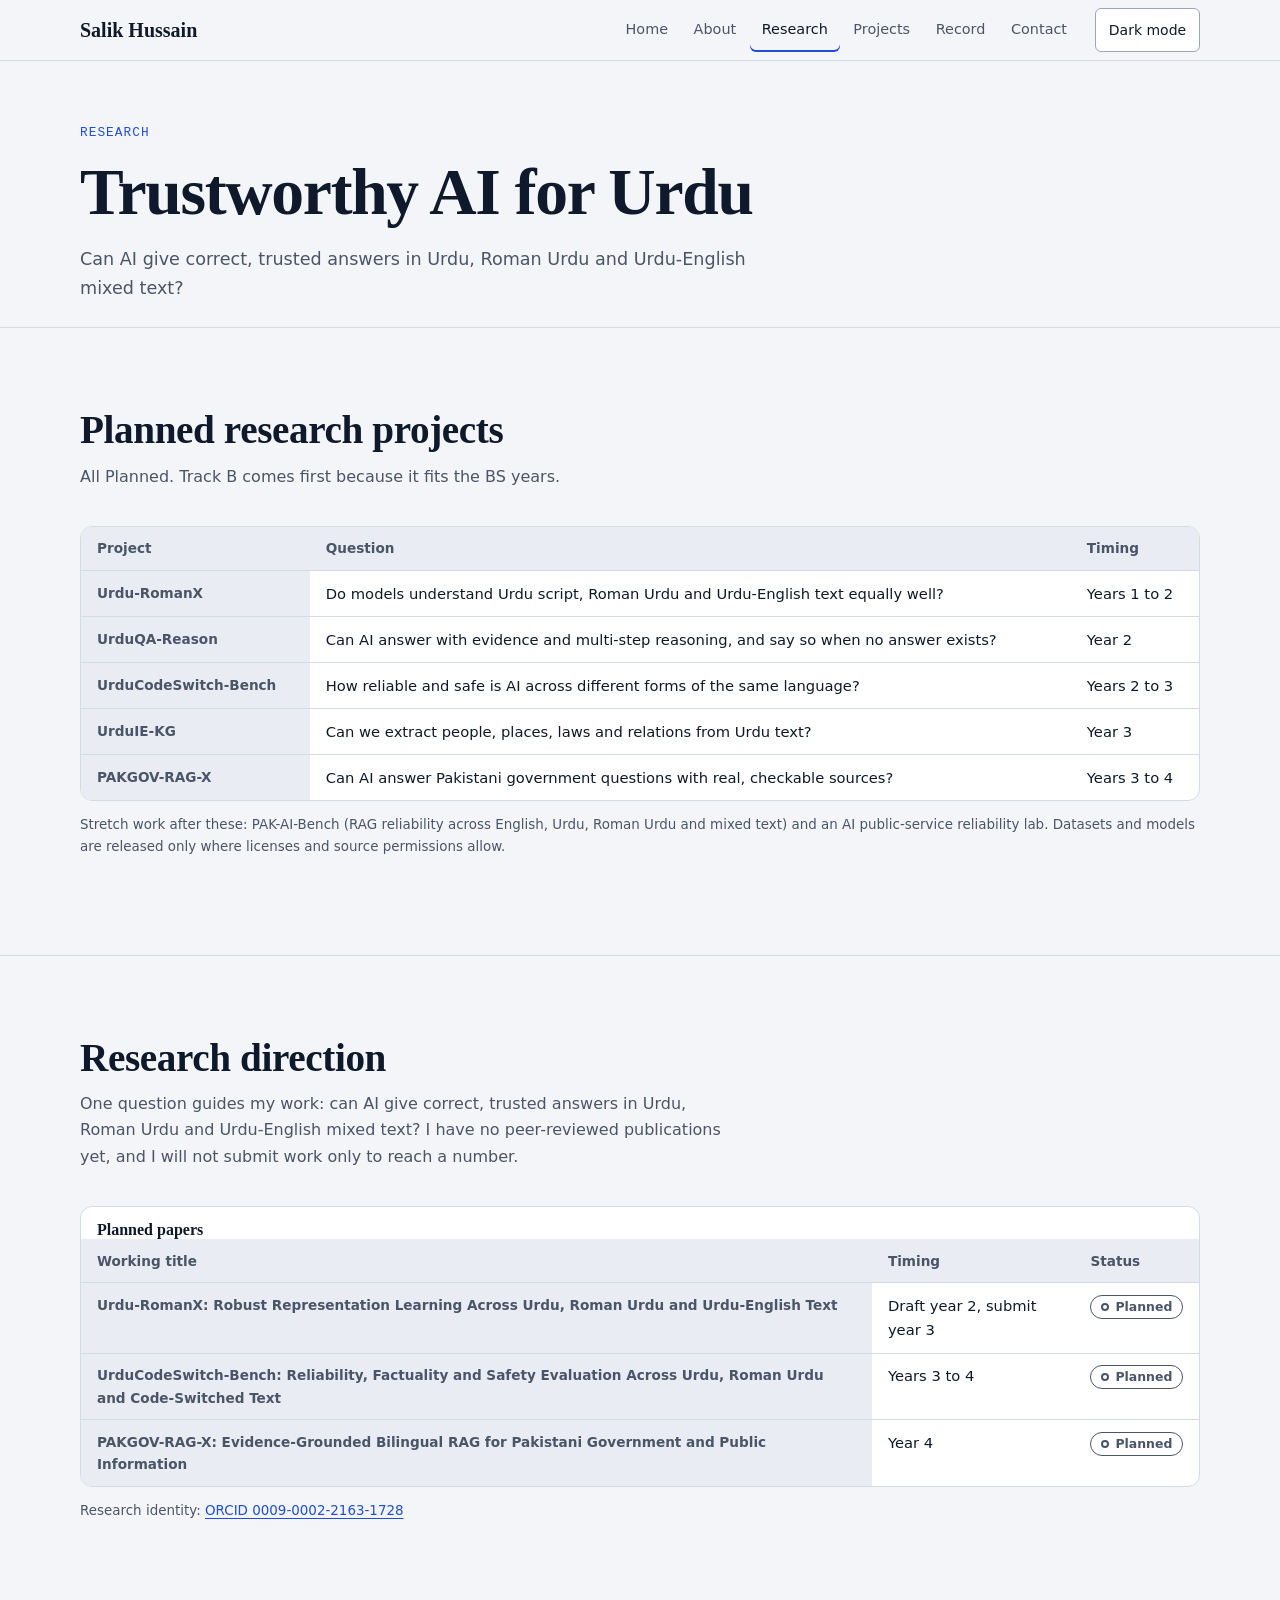
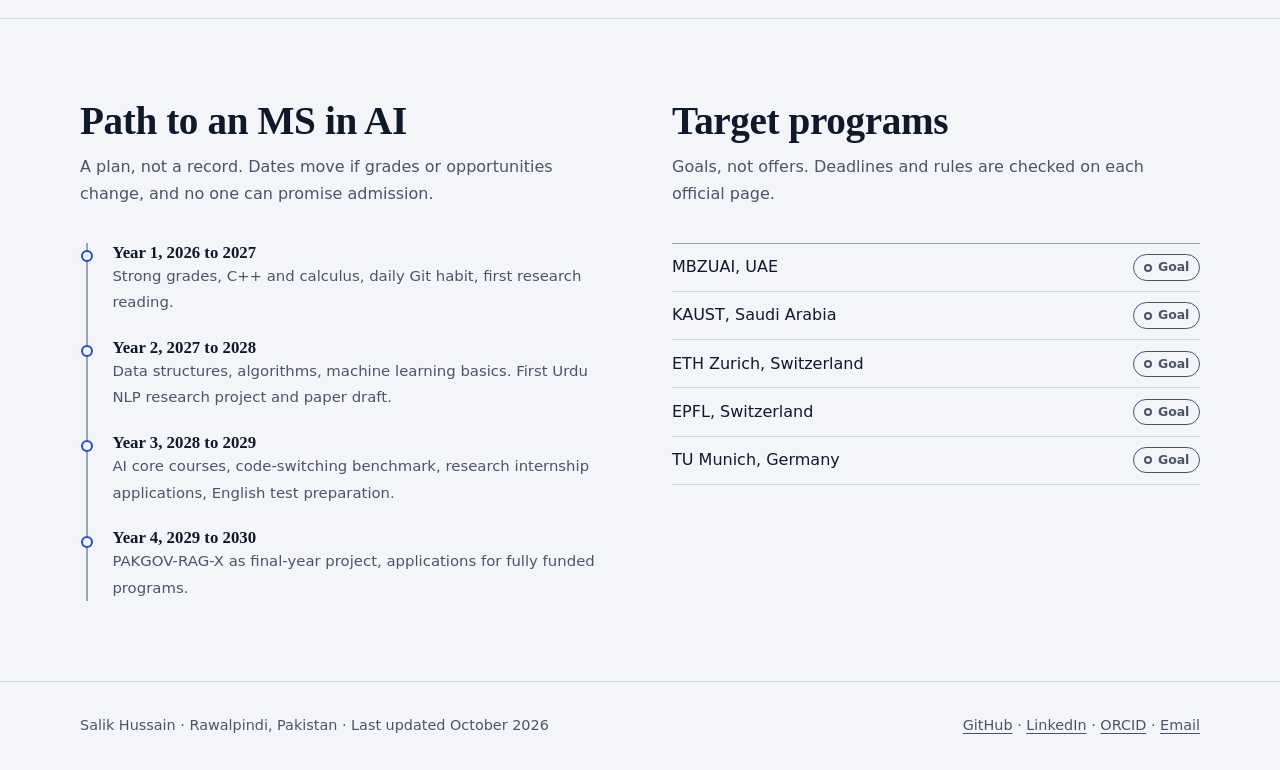
<file: research.html>
<!DOCTYPE html>
<html lang="en"><head><meta charset="utf-8"><meta name="viewport" content="width=device-width, initial-scale=1, viewport-fit=cover">
<meta http-equiv="Content-Security-Policy" content="default-src 'none'; script-src 'self'; style-src 'self' 'unsafe-inline' https://fonts.googleapis.com; font-src https://fonts.gstatic.com; img-src 'self' data:; connect-src 'none'; base-uri 'self'; form-action 'none'"><meta name="referrer" content="strict-origin-when-cross-origin">
<meta name="color-scheme" content="light dark">
<title>Research | Salik Hussain</title><meta name="description" content="Research direction, planned projects and papers, and the path to an MS in AI, all labelled by status."><link rel="canonical" href="https://salikhussain71-code.github.io/research.html">
<meta property="og:type" content="website"><meta property="og:title" content="Research | Salik Hussain"><meta property="og:description" content="Research direction, planned projects and papers, and the path to an MS in AI, all labelled by status."><meta property="og:url" content="https://salikhussain71-code.github.io/research.html">
<meta property="og:image" content="https://salikhussain71-code.github.io/og-image.png"><meta name="twitter:card" content="summary_large_image"><meta name="twitter:image" content="https://salikhussain71-code.github.io/og-image.png">
<link rel="icon" href="data:image/svg+xml,%3Csvg xmlns='http://www.w3.org/2000/svg' viewBox='0 0 64 64'%3E%3Crect width='64' height='64' rx='14' fill='%231F4FD8'/%3E%3Ctext x='32' y='43' font-family='Georgia,serif' font-size='34' font-weight='700' text-anchor='middle' fill='%23fff'%3ESH%3C/text%3E%3C/svg%3E">

<script src="assets/site.js"></script>
<link rel="preconnect" href="https://fonts.googleapis.com"><link rel="preconnect" href="https://fonts.gstatic.com" crossorigin>
<link rel="stylesheet" href="https://fonts.googleapis.com/css2?family=IBM+Plex+Sans:wght@400;500;600&family=Newsreader:opsz,wght@6..72,400;6..72,600&family=Noto+Nastaliq+Urdu&display=swap">
<link rel="stylesheet" href="assets/site.css"></head><body>
<a class="skip" href="#main">Skip to main content</a>
<header><div class="c bar"><a class="brand" href="index.html">Salik Hussain</a><nav aria-label="Primary"><ul><li><a href="index.html">Home</a></li><li><a href="about.html">About</a></li><li><a href="research.html" aria-current="page">Research</a></li><li><a href="projects.html">Projects</a></li><li><a href="record.html">Record</a></li><li><a href="contact.html">Contact</a></li></ul></nav>
<button class="ib" id="theme" type="button" aria-pressed="false">Dark mode</button></div></header>
<main id="main"><section class="pg"><div class="c"><p class="eb">Research</p><h1>Trustworthy AI for Urdu</h1><p class="lede">Can AI give correct, trusted answers in Urdu, Roman Urdu and Urdu-English mixed text?</p></div></section><section aria-labelledby="hrp"><div class="c"><div class="hd"><h2 id="hrp">Planned research projects</h2><p>All Planned. Track B comes first because it fits the BS years.</p></div>
<div class="sc" role="region" aria-label="Planned research projects" tabindex="0"><table><thead><tr><th scope="col">Project</th><th scope="col">Question</th><th scope="col">Timing</th></tr></thead><tbody>
<tr><th scope="row">Urdu-RomanX</th><td>Do models understand Urdu script, Roman Urdu and Urdu-English text equally well?</td><td>Years 1 to 2</td></tr>
<tr><th scope="row">UrduQA-Reason</th><td>Can AI answer with evidence and multi-step reasoning, and say so when no answer exists?</td><td>Year 2</td></tr>
<tr><th scope="row">UrduCodeSwitch-Bench</th><td>How reliable and safe is AI across different forms of the same language?</td><td>Years 2 to 3</td></tr>
<tr><th scope="row">UrduIE-KG</th><td>Can we extract people, places, laws and relations from Urdu text?</td><td>Year 3</td></tr>
<tr><th scope="row">PAKGOV-RAG-X</th><td>Can AI answer Pakistani government questions with real, checkable sources?</td><td>Years 3 to 4</td></tr>
</tbody></table></div>
<p class="note">Stretch work after these: PAK-AI-Bench (RAG reliability across English, Urdu, Roman Urdu and mixed text) and an AI public-service reliability lab. Datasets and models are released only where licenses and source permissions allow.</p></div></section><section id="research" aria-labelledby="hr"><div class="c">
<div class="hd"><h2 id="hr">Research direction</h2><p>One question guides my work: can AI give correct, trusted answers in Urdu, Roman Urdu and Urdu-English mixed text? I have no peer-reviewed publications yet, and I will not submit work only to reach a number.</p></div>
<div class="sc" role="region" aria-label="Planned research papers" tabindex="0"><table>
<caption>Planned papers</caption>
<thead><tr><th scope="col">Working title</th><th scope="col">Timing</th><th scope="col">Status</th></tr></thead>
<tbody>
<tr><th scope="row">Urdu-RomanX: Robust Representation Learning Across Urdu, Roman Urdu and Urdu-English Text</th><td>Draft year 2, submit year 3</td><td><span class="tag pl">Planned</span></td></tr>
<tr><th scope="row">UrduCodeSwitch-Bench: Reliability, Factuality and Safety Evaluation Across Urdu, Roman Urdu and Code-Switched Text</th><td>Years 3 to 4</td><td><span class="tag pl">Planned</span></td></tr>
<tr><th scope="row">PAKGOV-RAG-X: Evidence-Grounded Bilingual RAG for Pakistani Government and Public Information</th><td>Year 4</td><td><span class="tag pl">Planned</span></td></tr>
</tbody></table></div>
<p class="note">Research identity: <a href="https://orcid.org/0009-0002-2163-1728" target="_blank" rel="noopener noreferrer">ORCID 0009-0002-2163-1728</a></p>
</div></section><section id="path" aria-labelledby="hw"><div class="c two s">
<div><div class="hd"><h2 id="hw">Path to an MS in AI</h2><p>A plan, not a record. Dates move if grades or opportunities change, and no one can promise admission.</p></div>
<ol class="tl">
<li><b>Year 1, 2026 to 2027</b><span>Strong grades, C++ and calculus, daily Git habit, first research reading.</span></li>
<li><b>Year 2, 2027 to 2028</b><span>Data structures, algorithms, machine learning basics. First Urdu NLP research project and paper draft.</span></li>
<li><b>Year 3, 2028 to 2029</b><span>AI core courses, code-switching benchmark, research internship applications, English test preparation.</span></li>
<li><b>Year 4, 2029 to 2030</b><span>PAKGOV-RAG-X as final-year project, applications for fully funded programs.</span></li>
</ol></div>
<div><div class="hd"><h2>Target programs</h2><p>Goals, not offers. Deadlines and rules are checked on each official page.</p></div>
<ul class="lk"><li><span>MBZUAI, UAE</span><span class="tag pl">Goal</span></li><li><span>KAUST, Saudi Arabia</span><span class="tag pl">Goal</span></li><li><span>ETH Zurich, Switzerland</span><span class="tag pl">Goal</span></li><li><span>EPFL, Switzerland</span><span class="tag pl">Goal</span></li><li><span>TU Munich, Germany</span><span class="tag pl">Goal</span></li></ul></div>
</div></section></main>
<footer><div class="c foot"><span>Salik Hussain · Rawalpindi, Pakistan · Last updated October 2026</span>
<span><a href="https://github.com/salikhussain71-code" target="_blank" rel="noopener noreferrer">GitHub</a> · <a href="https://www.linkedin.com/in/salik-hussain-7822a1388/" target="_blank" rel="noopener noreferrer">LinkedIn</a> · <a href="https://orcid.org/0009-0002-2163-1728" target="_blank" rel="noopener noreferrer">ORCID</a> · <a href="mailto:salikhussain71@gmail.com">Email</a></span></div></footer>
</body></html>
</file>
<file: assets/site.css>
:root{--bg:#F4F5F8;--sf:#fff;--sk:#E9ECF2;--ink:#0E1A2B;--mute:#4A5568;--line:#D5DBE5;--ls:#9AA6B8;--acc:#1F4FD8;--af:#fff;--as:#E3EAFB;--ok:#0B6B4F;--wip:#8A5200;--pl:#4A5568;
--serif:'Newsreader',Georgia,serif;--sans:'IBM Plex Sans',system-ui,-apple-system,'Segoe UI',Roboto,sans-serif;--mono:ui-monospace,Menlo,Consolas,monospace;--urdu:'Noto Nastaliq Urdu','Jameel Noor Nastaleeq',serif;--w:1120px;--g:clamp(1rem,4vw,2rem)}
@media(prefers-color-scheme:dark){:root:not([data-theme=light]){--bg:#0B1220;--sf:#111A2B;--sk:#0E1626;--ink:#E7ECF4;--mute:#A6B3C6;--line:#223049;--ls:#4A5C7A;--acc:#8FB0FF;--af:#0A1530;--as:#16264A;--ok:#5FD4A6;--wip:#F0BC63;--pl:#A6B3C6}}
:root[data-theme=dark]{--bg:#0B1220;--sf:#111A2B;--sk:#0E1626;--ink:#E7ECF4;--mute:#A6B3C6;--line:#223049;--ls:#4A5C7A;--acc:#8FB0FF;--af:#0A1530;--as:#16264A;--ok:#5FD4A6;--wip:#F0BC63;--pl:#A6B3C6}
*,*::before,*::after{box-sizing:border-box}[hidden]{display:none!important}
html{scroll-behavior:smooth;scroll-padding-top:5rem}
body{margin:0;background:var(--bg);color:var(--ink);font:400 1rem/1.65 var(--sans);overflow-wrap:break-word}
h1,h2,h3{font-family:var(--serif);font-weight:600;line-height:1.12;margin:0;text-wrap:balance}
h1{font-size:clamp(2.2rem,1.1rem + 4.6vw,4.1rem);letter-spacing:-.02em}
h2{font-size:clamp(1.7rem,1.2rem + 2vw,2.45rem);letter-spacing:-.01em}
h3{font-size:1.2rem}p{margin:0 0 1rem}ul,ol{margin:0;padding:0}a{color:var(--acc);text-underline-offset:.2em}
:focus-visible{outline:3px solid var(--acc);outline-offset:3px;border-radius:3px}
.c{width:min(100% - 2*var(--g),var(--w));margin-inline:auto}.m{color:var(--mute)}.mono{font-family:var(--mono);font-size:.875em}
.skip{position:absolute;left:1rem;top:-4rem;background:var(--acc);color:var(--af);padding:.6rem 1rem;border-radius:6px;z-index:99}.skip:focus{top:.5rem}
header{position:sticky;top:0;z-index:50;background:var(--bg);border-bottom:1px solid var(--line)}
.bar{display:flex;align-items:center;gap:1rem;min-height:60px}
.brand{font:600 1.25rem var(--serif);color:var(--ink);text-decoration:none;margin-right:auto;white-space:nowrap}
nav{overflow-x:auto;scrollbar-width:none}nav ul{list-style:none;display:flex;gap:.1rem}
nav a{display:flex;align-items:center;min-height:44px;padding:0 .75rem;border-radius:6px;color:var(--mute);text-decoration:none;font-weight:500;font-size:.9rem;white-space:nowrap}
nav a:hover{color:var(--ink);background:var(--sk)}
.ib{min-height:44px;min-width:44px;padding:0 .8rem;border:1px solid var(--ls);border-radius:6px;background:var(--sf);color:var(--ink);font:500 .875rem var(--sans);cursor:pointer}
@media(max-width:760px){.bar{flex-wrap:wrap;padding-block:.4rem}nav{order:3;flex-basis:100%}}
.btn{display:inline-flex;align-items:center;justify-content:center;min-height:44px;padding:.5rem 1.1rem;border-radius:6px;border:1px solid var(--acc);background:var(--acc);color:var(--af);font:600 .9375rem var(--sans);text-decoration:none}
.btn:hover{filter:brightness(1.1)}.btn.alt{background:transparent;color:var(--ink);border-color:var(--ls)}.btn.alt:hover{background:var(--sk);filter:none}
.row{display:flex;flex-wrap:wrap;gap:.75rem}
section{padding-block:clamp(3rem,7vw,5rem);border-top:1px solid var(--line)}
.hd{max-width:64ch;margin-bottom:2.25rem}.hd p{color:var(--mute);margin:.7rem 0 0}
.eb{font:500 .8rem var(--mono);letter-spacing:.08em;text-transform:uppercase;color:var(--acc);margin:0 0 1rem}
#top{border-top:0;padding-block:clamp(2.5rem,7vw,5rem) clamp(2rem,4vw,3rem)}
.hero{display:grid;gap:2.5rem;align-items:center}@media(min-width:900px){.hero{grid-template-columns:7fr 5fr;gap:4rem}}
.lead{font-size:1.08rem;color:var(--mute);max-width:60ch;margin:1.4rem 0 1.6rem}.lead b{color:var(--ink);font-weight:600}
.forms{margin:0;background:var(--sf);border:1px solid var(--ls);border-radius:12px;padding:1.5rem;box-shadow:6px 6px 0 var(--as)}
.forms figcaption{font:600 1.05rem var(--serif);margin-bottom:.8rem}.forms dl{margin:0}
.forms dl>div{padding:.8rem 0;border-top:1px solid var(--line)}.forms dt{font-size:.8rem;color:var(--mute)}.forms dd{margin:0;font-size:1.15rem}
.forms .u{font-family:var(--urdu);line-height:2.1;text-align:right;font-size:1.25rem}.forms .n{font-size:.8rem;color:var(--mute);margin:.8rem 0 0;padding-top:.8rem;border-top:1px solid var(--line)}
.proof{display:grid;margin:2.5rem 0 0;border:1px solid var(--line);border-radius:12px;background:var(--sf);overflow:hidden}
.proof>div{padding:1rem 1.4rem;border-bottom:1px solid var(--line)}.proof>div:last-child{border:0}
.proof dt{font-size:.8rem;color:var(--mute)}.proof dd{margin:0;font:600 1.7rem/1.2 var(--serif)}
@media(min-width:640px){.proof{grid-template-columns:repeat(2,1fr)}.proof>div:nth-child(odd){border-right:1px solid var(--line)}.proof>div:nth-last-child(-n+2){border-bottom:0}}
@media(min-width:1000px){.proof{grid-template-columns:repeat(4,1fr)}.proof>div{border:0;border-right:1px solid var(--line)!important}.proof>div:last-child{border-right:0!important}}
.tag{display:inline-flex;align-items:center;gap:.4rem;font-size:.78rem;font-weight:600;padding:.05rem .6rem;border-radius:99px;border:1px solid currentColor;white-space:nowrap}
.tag::before{content:"";width:.5rem;height:.5rem;border-radius:50%;border:2px solid currentColor}
.tag.ok{color:var(--ok)}.tag.ok::before{background:currentColor}.tag.wip{color:var(--wip)}.tag.wip::before{background:linear-gradient(90deg,currentColor 50%,transparent 50%)}.tag.pl{color:var(--pl)}
.cards{display:grid;gap:1.1rem}@media(min-width:800px){.cards{grid-template-columns:repeat(3,1fr)}.cards.two{grid-template-columns:repeat(2,1fr)}}
.card{background:var(--sf);border:1px solid var(--line);border-radius:12px;padding:1.4rem;display:flex;flex-direction:column;gap:.6rem}
.card h3{font-size:1.15rem}.card p{margin:0;color:var(--mute);font-size:.95rem}.card .l{margin-top:auto;padding-top:.4rem;font-weight:600;font-size:.95rem}
.chips{display:flex;flex-wrap:wrap;gap:.4rem;list-style:none}.chips li{font-size:.78rem;background:var(--sk);border-radius:6px;padding:.1rem .55rem}
.case{background:var(--sf);border:1px solid var(--ls);border-radius:12px;padding:clamp(1.2rem,3vw,2.4rem);margin-bottom:2rem}
.top{display:flex;flex-wrap:wrap;gap:.5rem 1rem;align-items:center;margin-bottom:.8rem}.case h3{font-size:clamp(1.5rem,1.2rem + 1.2vw,2.1rem)}
.pipe{list-style:none;display:grid;gap:.6rem;margin:1rem 0 0;counter-reset:p}@media(min-width:700px){.pipe{grid-template-columns:repeat(4,1fr)}}
.pipe li{counter-increment:p;border:1px solid var(--ls);border-radius:6px;padding:.6rem .75rem;background:var(--bg);font-size:.88rem}
.pipe li::before{content:"Stage " counter(p);display:block;font-size:.72rem;color:var(--mute)}.pipe b{display:block}
.met{display:grid;gap:.8rem;margin:1rem 0}@media(min-width:640px){.met{grid-template-columns:repeat(4,1fr)}}
.met>div{border:1px solid var(--ls);border-radius:6px;padding:.7rem 1rem;background:var(--bg)}.met dt{font-size:.78rem;color:var(--mute)}.met dd{margin:0;font:600 1.5rem/1.2 var(--serif)}
.sc{overflow-x:auto;border:1px solid var(--line);border-radius:12px;background:var(--sf);margin:.8rem 0}
table{border-collapse:collapse;width:100%;min-width:520px;font-size:.92rem}caption{text-align:left;padding:.9rem 1rem 0;font:600 1rem var(--serif)}
th,td{text-align:left;padding:.65rem 1rem;border-bottom:1px solid var(--line);vertical-align:top}th{font-weight:600;font-size:.85rem;color:var(--mute);background:var(--sk)}tbody tr:last-child>*{border-bottom:0}
.note{font-size:.84rem;color:var(--mute)}.bl{margin:.3rem 0 0 1.1rem;color:var(--mute)}.bl li{margin-bottom:.25rem}
.tl{list-style:none;border-left:2px solid var(--ls);margin-left:.4rem;padding-left:1.5rem}.tl li{position:relative;padding-bottom:1.4rem}.tl li:last-child{padding-bottom:0}
.tl li::before{content:"";position:absolute;left:-1.95rem;top:.45rem;width:12px;height:12px;border-radius:50%;background:var(--bg);border:2px solid var(--acc)}
.tl b{font:600 1.05rem var(--serif);display:block}.tl span{color:var(--mute);font-size:.93rem}
.two{display:grid;gap:2.5rem}@media(min-width:900px){.two.s{grid-template-columns:1fr 1fr;gap:4rem}}
.ex{list-style:none;border-top:1px solid var(--ls)}.ex li{padding:.9rem 0;border-bottom:1px solid var(--line)}.ex b{display:block}
.lk{list-style:none;border-top:1px solid var(--ls)}.lk li{display:flex;justify-content:space-between;gap:1rem;flex-wrap:wrap;padding:.65rem 0;border-bottom:1px solid var(--line)}
footer{border-top:1px solid var(--line);padding:2rem 0 calc(2rem + env(safe-area-inset-bottom,0px));font-size:.9rem;color:var(--mute)}
@media(prefers-reduced-motion:reduce){html{scroll-behavior:auto}}
@media print{header,.row,.ib{display:none}section{break-inside:avoid}}

nav a[aria-current=page]{color:var(--ink);box-shadow:inset 0 -2px 0 var(--acc)}
.pg{padding-block:clamp(2.5rem,6vw,4rem) 1.5rem;border-top:0}.pg p.lede{font-size:1.1rem;color:var(--mute);max-width:62ch;margin:1rem 0 0}
.prose{max-width:68ch}.prose p{margin-bottom:1.1rem}.rules{list-style:none;border-top:1px solid var(--ls)}.rules li{padding:.7rem 0;border-bottom:1px solid var(--line)}.rules b{font-family:var(--serif)}
.foot{display:flex;flex-wrap:wrap;justify-content:space-between;gap:.5rem 2rem}.foot a{color:var(--mute)}
</file>
